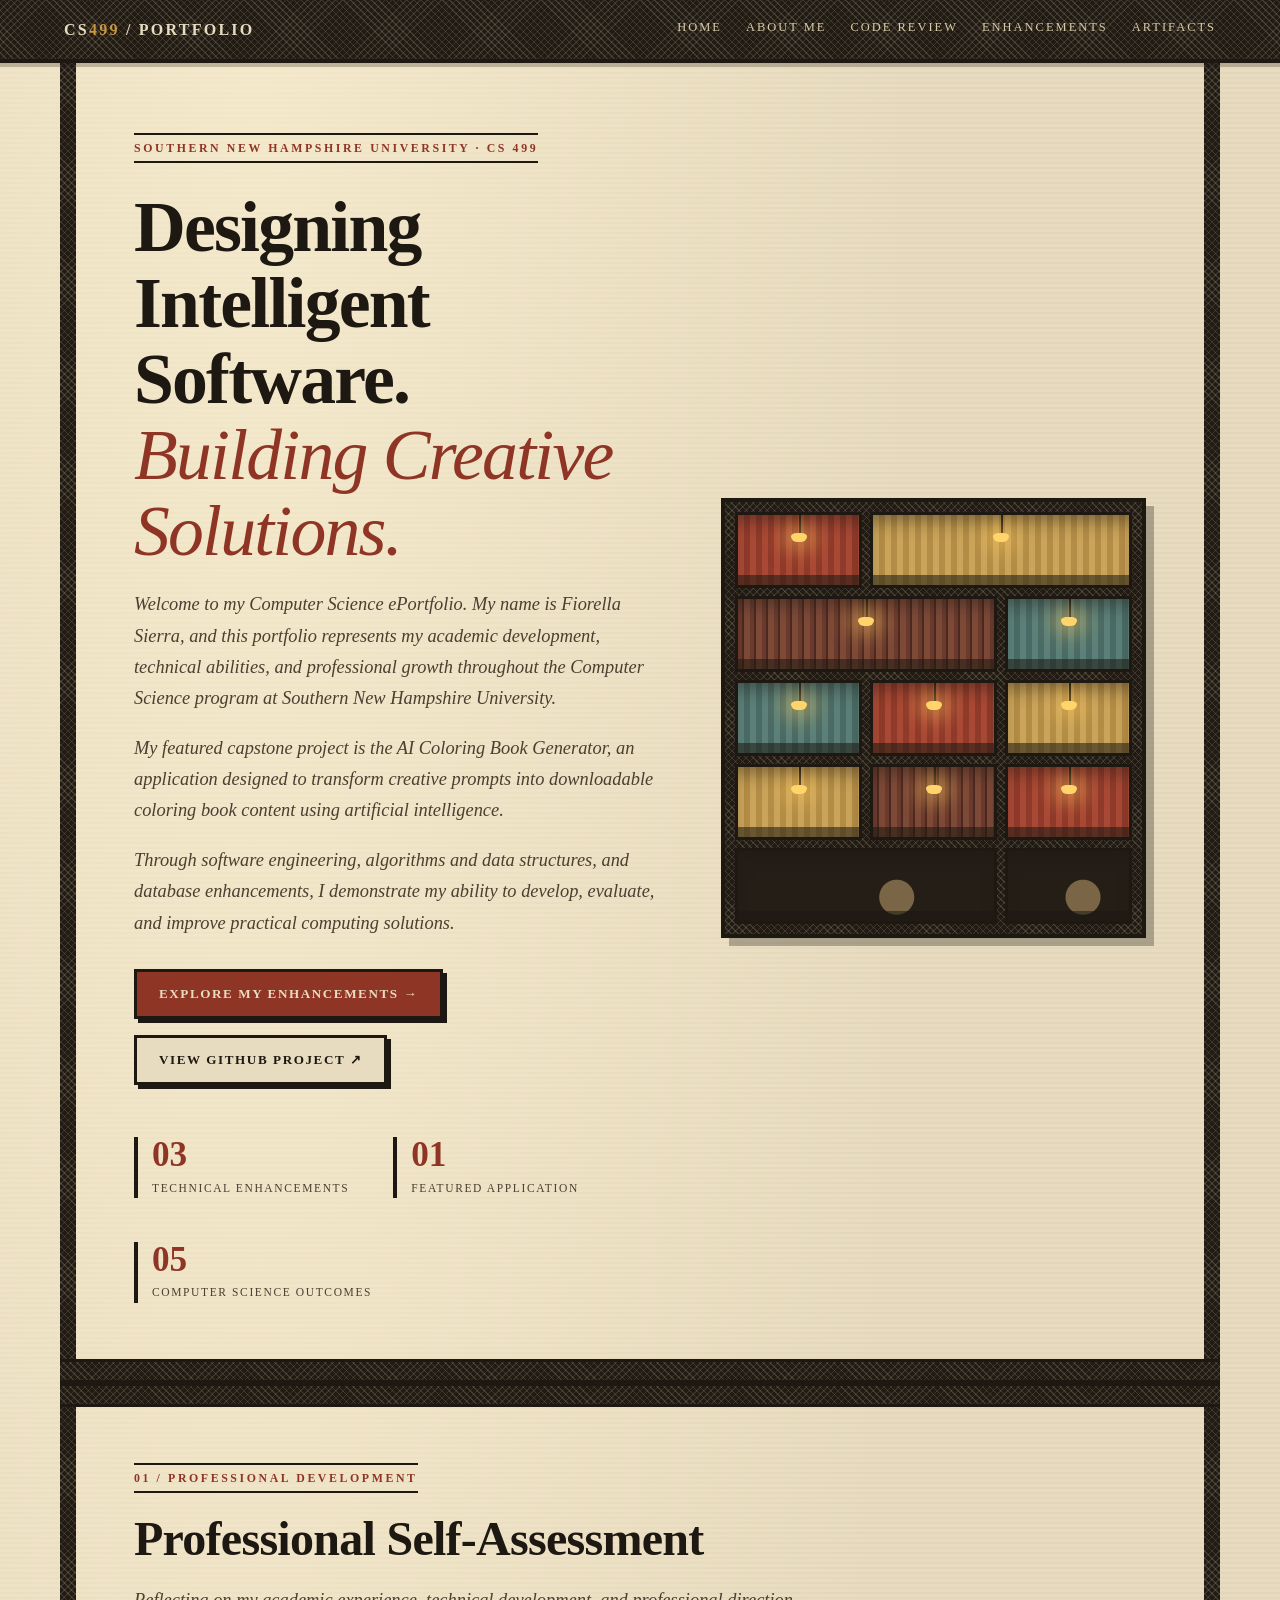
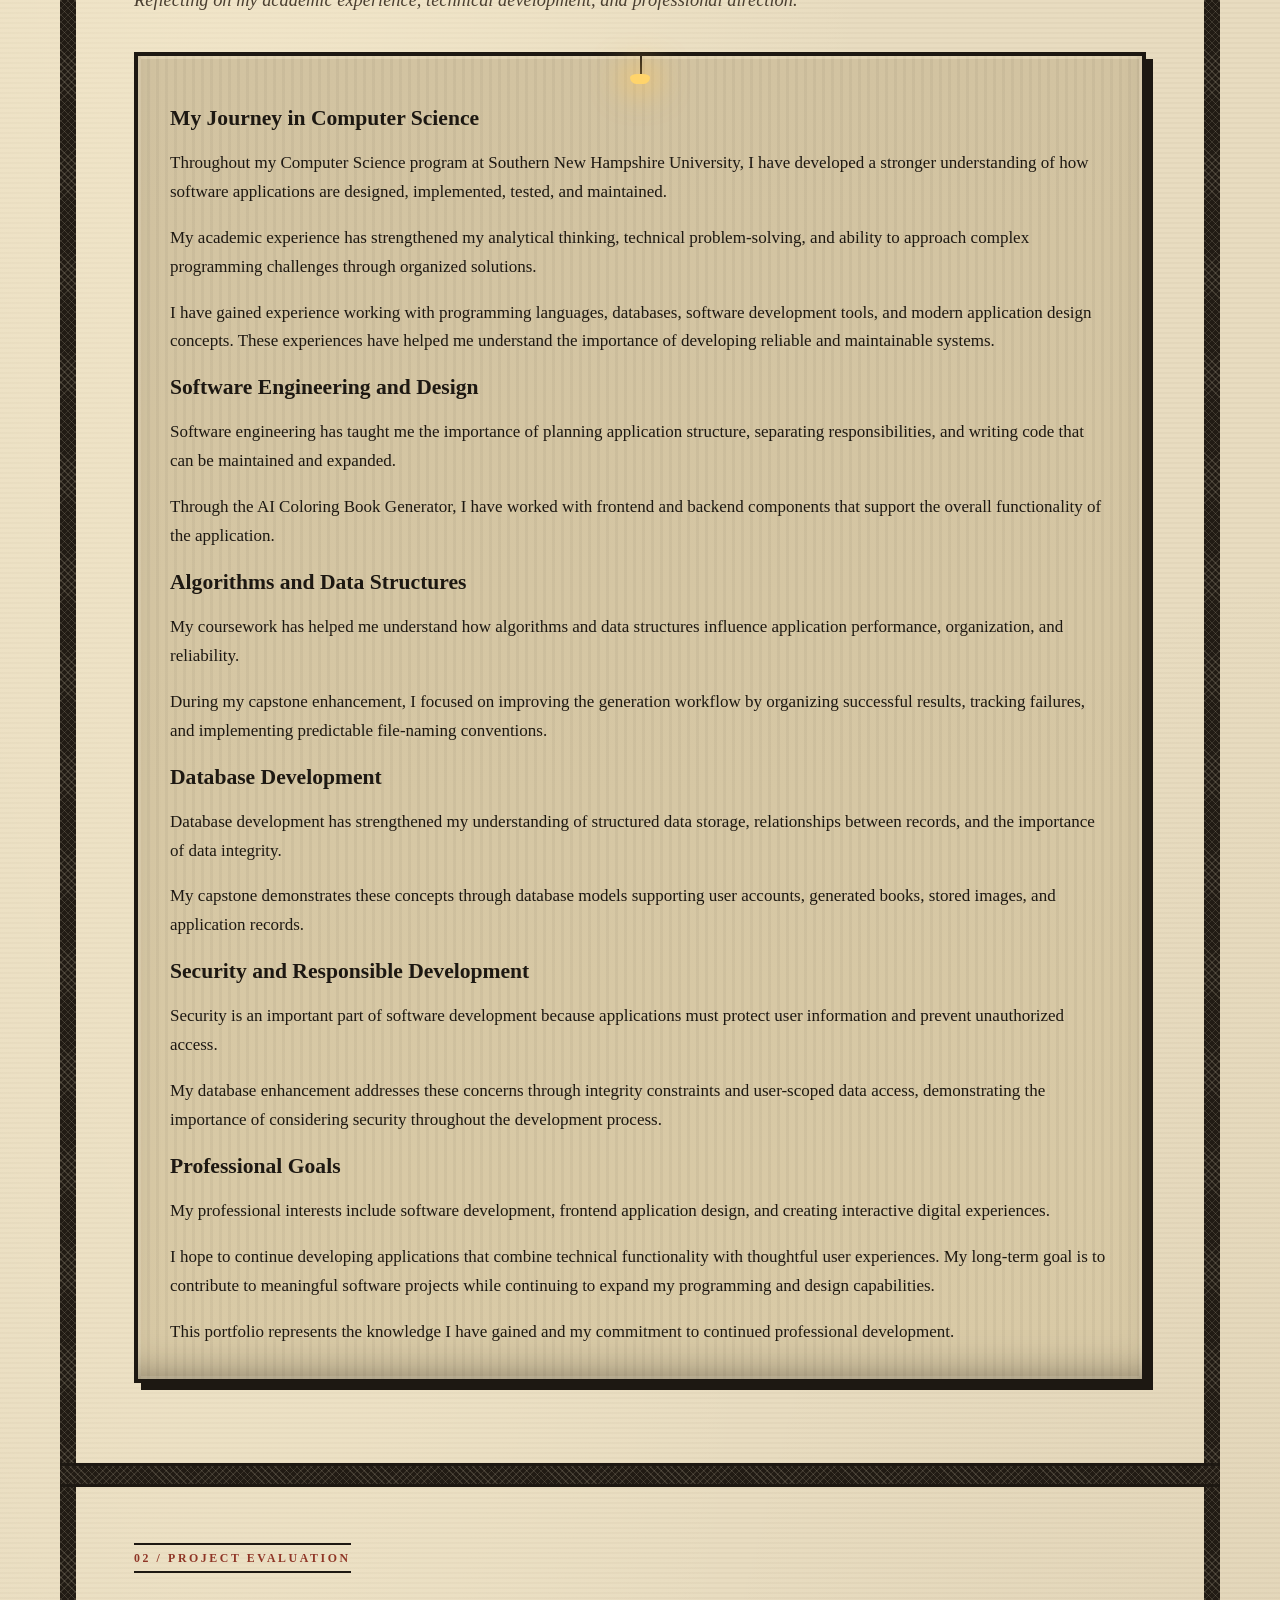
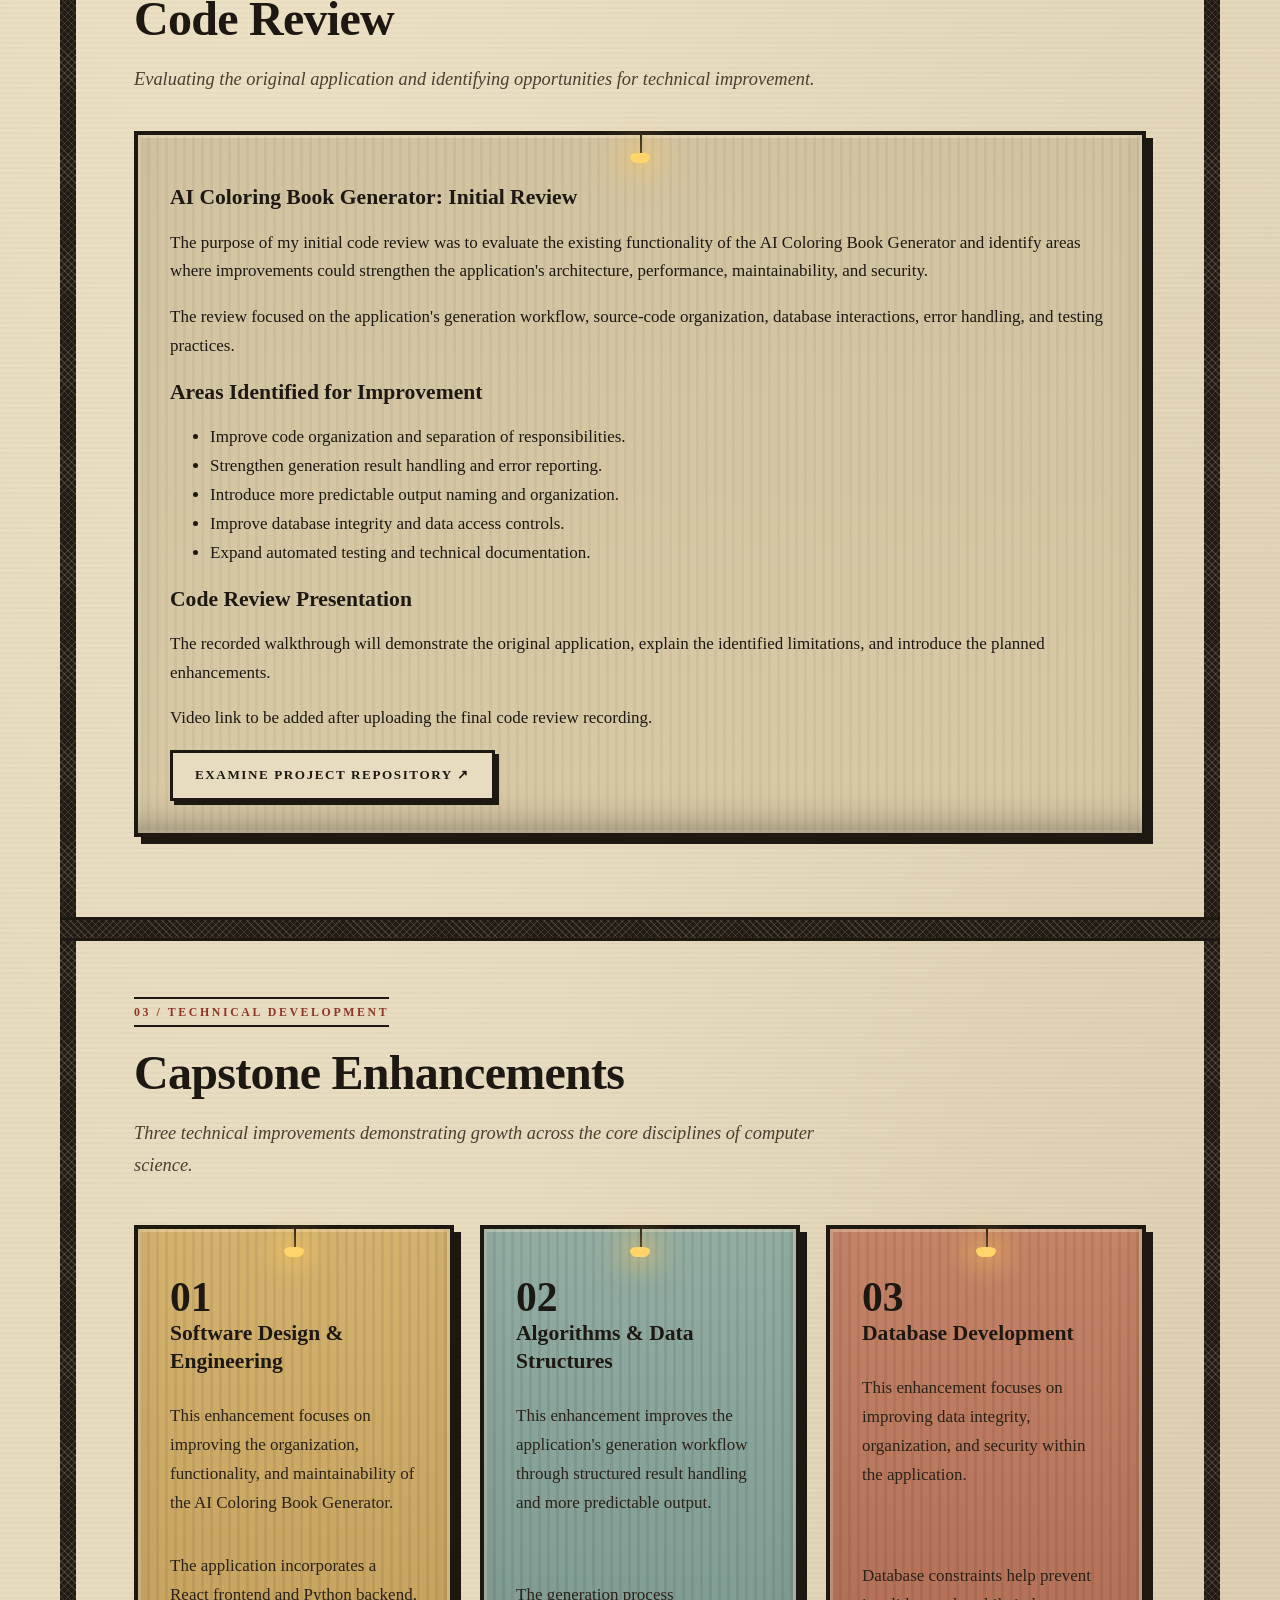
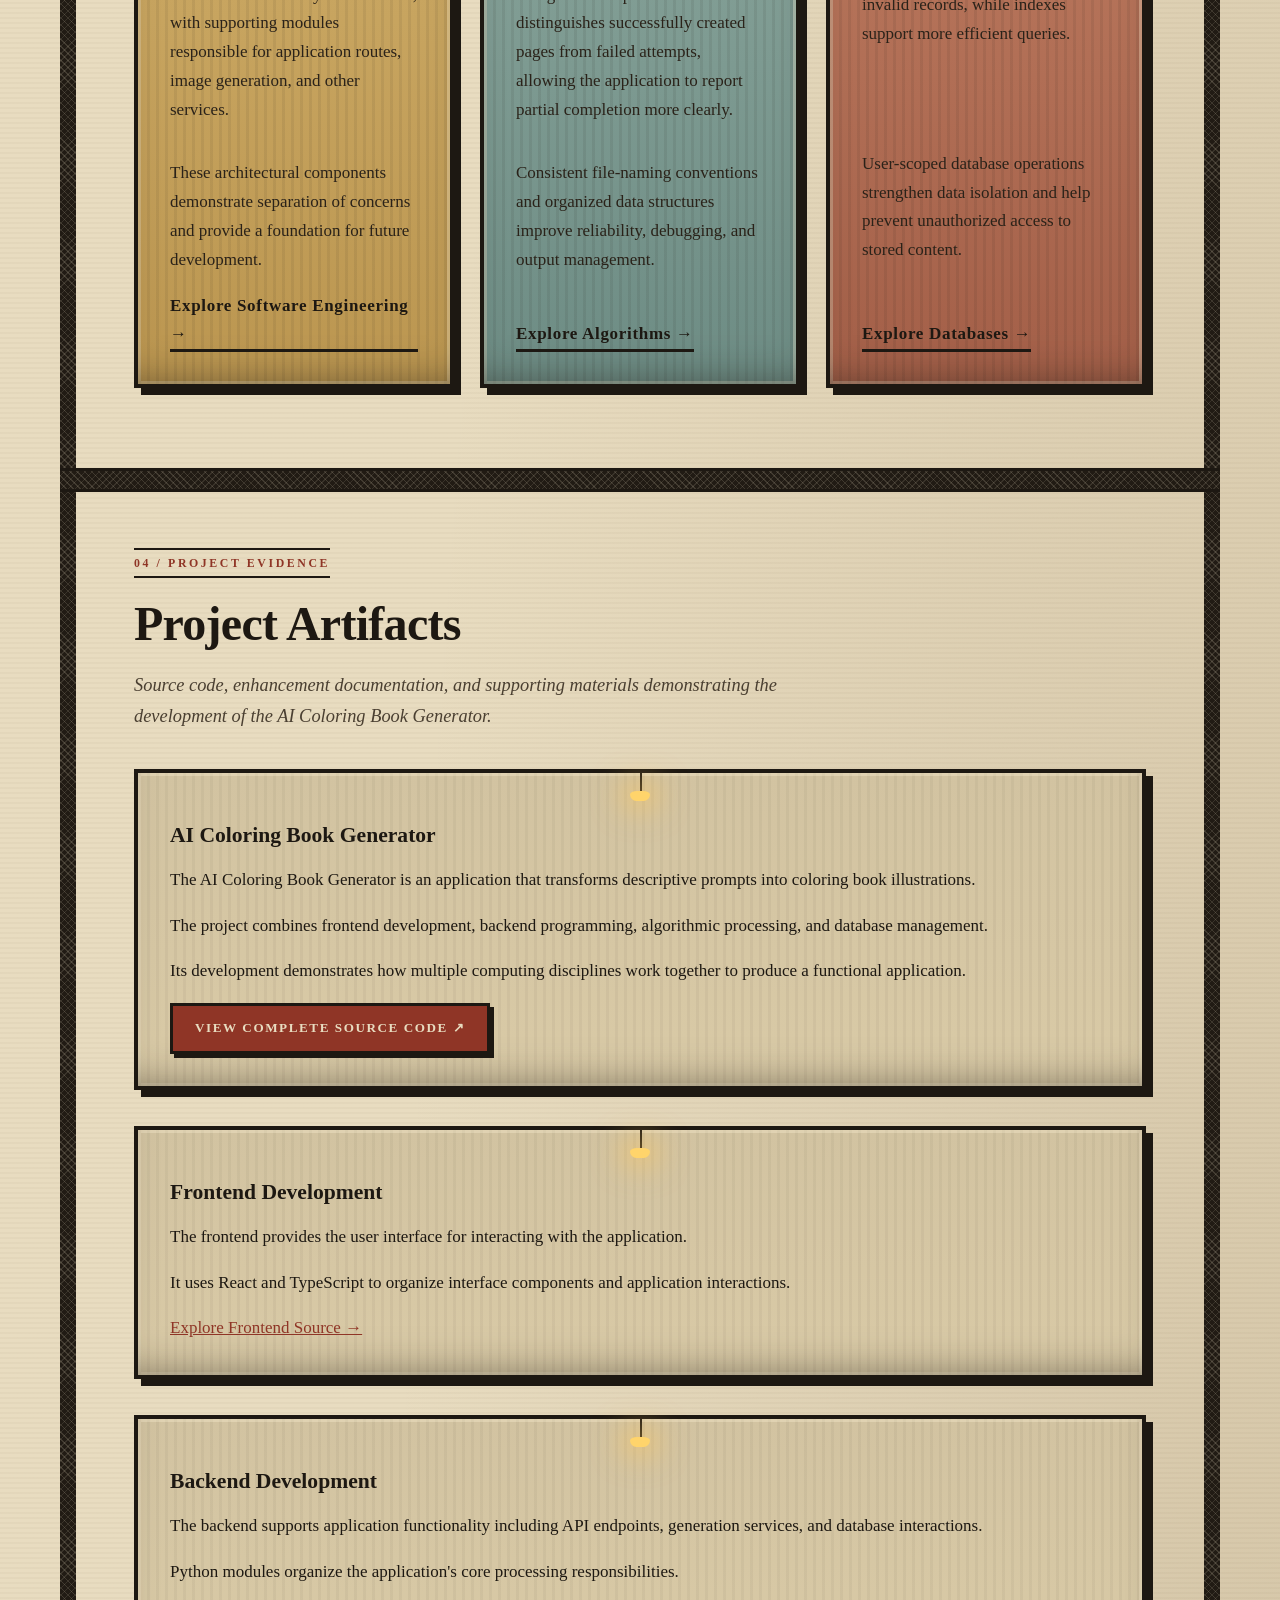
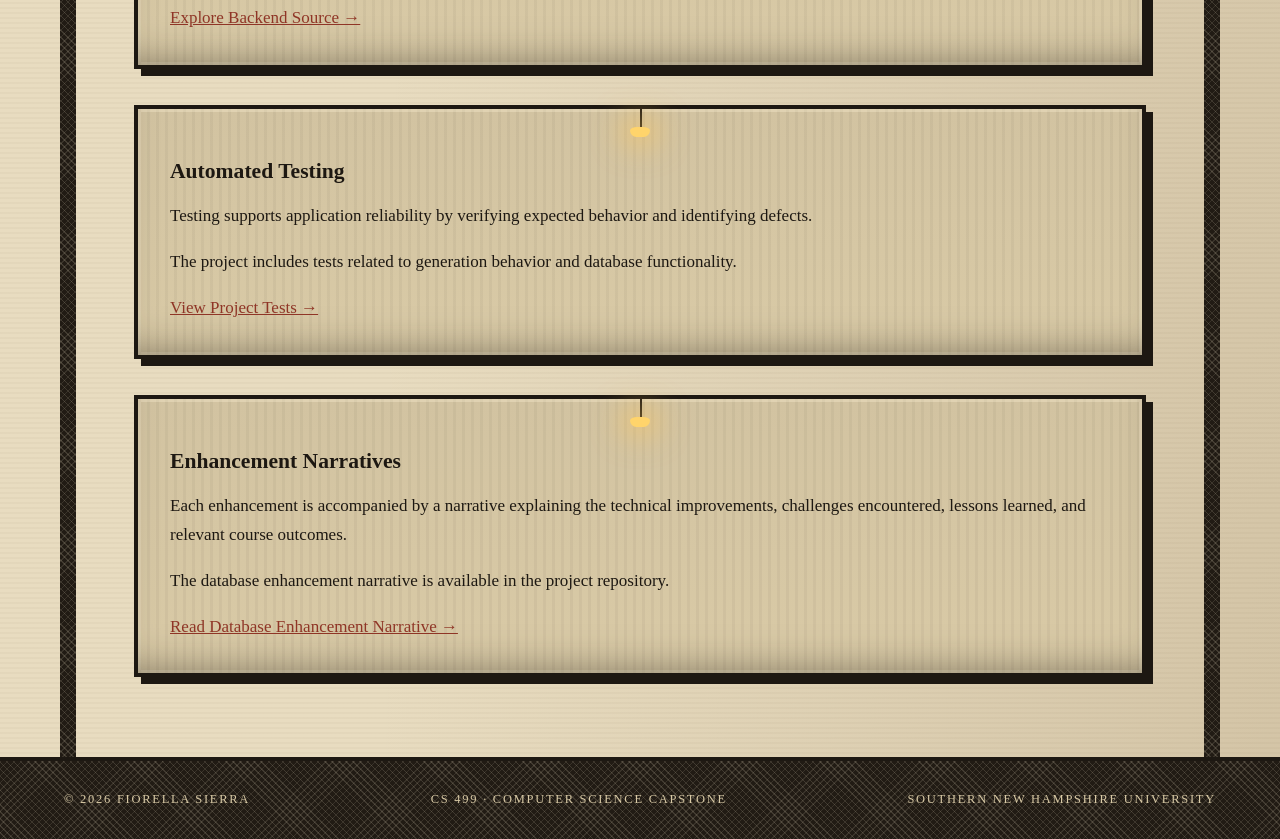
<file: index.html>
<!doctype html>
<html lang="en">
<head>
  <meta charset="utf-8">
  <meta name="viewport" content="width=device-width, initial-scale=1">

  <meta name="description"
    content="Fiorella Sierra's CS 499 Computer Science Capstone ePortfolio featuring the AI Coloring Book Generator.">

  <title>Fiorella Sierra | Computer Science ePortfolio</title>

  <link rel="stylesheet" href="style.css">
</head>

<body>

<a class="skip" href="#main">Skip to content</a>

<!-- NAVIGATION -->
<header class="site-header">

  <a class="brand" href="#home">
    CS<span>499</span> / PORTFOLIO
  </a>

  <button class="menu-toggle"
    type="button"
    aria-expanded="false"
    aria-controls="nav">
    Menu ☰
  </button>

  <nav id="nav" aria-label="Main navigation">
    <a href="#home">Home</a>
    <a href="#assessment">About Me</a>
    <a href="#review">Code Review</a>
    <a href="#enhancements">Enhancements</a>
    <a href="#artifacts">Artifacts</a>
  </nav>

</header>

<main id="main">

  <!-- HOME -->
  <section id="home" class="hero">

    <div class="hero-text">

      <div class="eyebrow">
        SOUTHERN NEW HAMPSHIRE UNIVERSITY · CS 499
      </div>

      <h1>
        Designing Intelligent Software.<br>
        <em>Building Creative Solutions.</em>
      </h1>

      <p>
        Welcome to my Computer Science ePortfolio.
        My name is Fiorella Sierra, and this portfolio
        represents my academic development, technical
        abilities, and professional growth throughout
        the Computer Science program at Southern
        New Hampshire University.
      </p>

      <p>
        My featured capstone project is the AI Coloring
        Book Generator, an application designed to
        transform creative prompts into downloadable
        coloring book content using artificial
        intelligence.
      </p>

      <p>
        Through software engineering, algorithms and
        data structures, and database enhancements,
        I demonstrate my ability to develop,
        evaluate, and improve practical computing
        solutions.
      </p>

      <div class="actions">

        <a class="button primary" href="#enhancements">
          Explore My Enhancements →
        </a>

        <a class="button secondary"
          href="https://github.com/SieBeFi/AI-COLORING-BOOK-2"
          target="_blank"
          rel="noopener noreferrer">
          View GitHub Project ↗
        </a>

      </div>

      <div class="metrics">

        <div>
          <strong>03</strong>
          <span>Technical Enhancements</span>
        </div>

        <div>
          <strong>01</strong>
          <span>Featured Application</span>
        </div>

        <div>
          <strong>05</strong>
          <span>Computer Science Outcomes</span>
        </div>

      </div>

    </div>

    <!-- ANIMATED BACKGROUND -->
    <div class="facade" aria-hidden="true">
      <span class="room a"></span>
      <span class="room b wide"></span>
      <span class="room d wide"></span>
      <span class="room c"></span>
      <span class="room c"></span>
      <span class="room a"></span>
      <span class="room b"></span>
      <span class="room b"></span>
      <span class="room d"></span>
      <span class="room a"></span>
      <span class="room e wide"></span>
      <span class="room e"></span>
    </div>

  </section>


  <!-- PROFESSIONAL SELF-ASSESSMENT -->
  <section id="assessment" class="section">

    <div class="eyebrow">
      01 / PROFESSIONAL DEVELOPMENT
    </div>

    <h2>Professional Self-Assessment</h2>

    <p class="lead">
      Reflecting on my academic experience, technical
      development, and professional direction.
    </p>

    <div class="panel">

      <h3>My Journey in Computer Science</h3>

      <p>
        Throughout my Computer Science program at
        Southern New Hampshire University, I have
        developed a stronger understanding of how
        software applications are designed,
        implemented, tested, and maintained.
      </p>

      <p>
        My academic experience has strengthened my
        analytical thinking, technical problem-solving,
        and ability to approach complex programming
        challenges through organized solutions.
      </p>

      <p>
        I have gained experience working with
        programming languages, databases, software
        development tools, and modern application
        design concepts. These experiences have
        helped me understand the importance of
        developing reliable and maintainable systems.
      </p>

      <h3>Software Engineering and Design</h3>

      <p>
        Software engineering has taught me the
        importance of planning application structure,
        separating responsibilities, and writing code
        that can be maintained and expanded.
      </p>

      <p>
        Through the AI Coloring Book Generator,
        I have worked with frontend and backend
        components that support the overall
        functionality of the application.
      </p>

      <h3>Algorithms and Data Structures</h3>

      <p>
        My coursework has helped me understand how
        algorithms and data structures influence
        application performance, organization,
        and reliability.
      </p>

      <p>
        During my capstone enhancement, I focused
        on improving the generation workflow by
        organizing successful results, tracking
        failures, and implementing predictable
        file-naming conventions.
      </p>

      <h3>Database Development</h3>

      <p>
        Database development has strengthened my
        understanding of structured data storage,
        relationships between records, and
        the importance of data integrity.
      </p>

      <p>
        My capstone demonstrates these concepts
        through database models supporting user
        accounts, generated books, stored images,
        and application records.
      </p>

      <h3>Security and Responsible Development</h3>

      <p>
        Security is an important part of software
        development because applications must
        protect user information and prevent
        unauthorized access.
      </p>

      <p>
        My database enhancement addresses these
        concerns through integrity constraints
        and user-scoped data access, demonstrating
        the importance of considering security
        throughout the development process.
      </p>

      <h3>Professional Goals</h3>

      <p>
        My professional interests include software
        development, frontend application design,
        and creating interactive digital experiences.
      </p>

      <p>
        I hope to continue developing applications
        that combine technical functionality with
        thoughtful user experiences. My long-term
        goal is to contribute to meaningful software
        projects while continuing to expand my
        programming and design capabilities.
      </p>

      <p>
        This portfolio represents the knowledge
        I have gained and my commitment to
        continued professional development.
      </p>

    </div>

  </section>


  <!-- CODE REVIEW -->
  <section id="review" class="section">

    <div class="eyebrow">
      02 / PROJECT EVALUATION
    </div>

    <h2>Code Review</h2>

    <p class="lead">
      Evaluating the original application and
      identifying opportunities for technical
      improvement.
    </p>

    <div class="panel">

      <h3>AI Coloring Book Generator: Initial Review</h3>

      <p>
        The purpose of my initial code review was
        to evaluate the existing functionality of
        the AI Coloring Book Generator and identify
        areas where improvements could strengthen
        the application's architecture, performance,
        maintainability, and security.
      </p>

      <p>
        The review focused on the application's
        generation workflow, source-code
        organization, database interactions,
        error handling, and testing practices.
      </p>

      <h3>Areas Identified for Improvement</h3>

      <ul>
        <li>
          Improve code organization and
          separation of responsibilities.
        </li>

        <li>
          Strengthen generation result handling
          and error reporting.
        </li>

        <li>
          Introduce more predictable output
          naming and organization.
        </li>

        <li>
          Improve database integrity
          and data access controls.
        </li>

        <li>
          Expand automated testing
          and technical documentation.
        </li>
      </ul>

      <h3>Code Review Presentation</h3>

      <p>
        The recorded walkthrough will demonstrate
        the original application, explain the
        identified limitations, and introduce
        the planned enhancements.
      </p>

      <p>
        Video link to be added after uploading
        the final code review recording.
      </p>

      <a class="button secondary"
        href="https://github.com/SieBeFi/AI-COLORING-BOOK-2"
        target="_blank"
        rel="noopener noreferrer">
        Examine Project Repository ↗
      </a>

    </div>

  </section>


  <!-- ENHANCEMENTS -->
  <section id="enhancements" class="section">

    <div class="eyebrow">
      03 / TECHNICAL DEVELOPMENT
    </div>

    <h2>Capstone Enhancements</h2>

    <p class="lead">
      Three technical improvements demonstrating
      growth across the core disciplines of
      computer science.
    </p>

    <div class="cards">

      <!-- ENHANCEMENT 1 -->
      <article class="card">

        <span class="number">01</span>

        <h3>Software Design &amp; Engineering</h3>

        <p>
          This enhancement focuses on improving
          the organization, functionality, and
          maintainability of the AI Coloring
          Book Generator.
        </p>

        <p>
          The application incorporates a React
          frontend and Python backend, with
          supporting modules responsible for
          application routes, image generation,
          and other services.
        </p>

        <p>
          These architectural components
          demonstrate separation of concerns
          and provide a foundation for
          future development.
        </p>

        <a href="enhancement-1.html">
          Explore Software Engineering →
        </a>

      </article>


      <!-- ENHANCEMENT 2 -->
      <article class="card">

        <span class="number">02</span>

        <h3>Algorithms &amp; Data Structures</h3>

        <p>
          This enhancement improves the
          application's generation workflow
          through structured result handling
          and more predictable output.
        </p>

        <p>
          The generation process distinguishes
          successfully created pages from
          failed attempts, allowing the
          application to report partial
          completion more clearly.
        </p>

        <p>
          Consistent file-naming conventions
          and organized data structures
          improve reliability, debugging,
          and output management.
        </p>

        <a href="enhancement-2.html">
          Explore Algorithms →
        </a>

      </article>


      <!-- ENHANCEMENT 3 -->
      <article class="card">

        <span class="number">03</span>

        <h3>Database Development</h3>

        <p>
          This enhancement focuses on
          improving data integrity,
          organization, and security
          within the application.
        </p>

        <p>
          Database constraints help prevent
          invalid records, while indexes
          support more efficient queries.
        </p>

        <p>
          User-scoped database operations
          strengthen data isolation and
          help prevent unauthorized
          access to stored content.
        </p>

        <a href="enhancement-3.html">
          Explore Databases →
        </a>

      </article>

    </div>

  </section>


  <!-- PROJECT ARTIFACTS -->
  <section id="artifacts" class="section">

    <div class="eyebrow">
      04 / PROJECT EVIDENCE
    </div>

    <h2>Project Artifacts</h2>

    <p class="lead">
      Source code, enhancement documentation,
      and supporting materials demonstrating
      the development of the AI Coloring
      Book Generator.
    </p>

    <div class="panel">

      <h3>AI Coloring Book Generator</h3>

      <p>
        The AI Coloring Book Generator is
        an application that transforms
        descriptive prompts into
        coloring book illustrations.
      </p>

      <p>
        The project combines frontend
        development, backend programming,
        algorithmic processing, and
        database management.
      </p>

      <p>
        Its development demonstrates how
        multiple computing disciplines
        work together to produce a
        functional application.
      </p>

      <a class="button primary"
        href="https://github.com/SieBeFi/AI-COLORING-BOOK-2"
        target="_blank"
        rel="noopener noreferrer">
        View Complete Source Code ↗
      </a>

    </div>


    <div class="panel">

      <h3>Frontend Development</h3>

      <p>
        The frontend provides the
        user interface for interacting
        with the application.
      </p>

      <p>
        It uses React and TypeScript
        to organize interface components
        and application interactions.
      </p>

      <a href="https://github.com/SieBeFi/AI-COLORING-BOOK-2/tree/main/AI-Coloring-Book-Generator-main/frontend"
        target="_blank"
        rel="noopener noreferrer">
        Explore Frontend Source →
      </a>

    </div>


    <div class="panel">

      <h3>Backend Development</h3>

      <p>
        The backend supports application
        functionality including API
        endpoints, generation services,
        and database interactions.
      </p>

      <p>
        Python modules organize
        the application's core
        processing responsibilities.
      </p>

      <a href="https://github.com/SieBeFi/AI-COLORING-BOOK-2/tree/main/AI-Coloring-Book-Generator-main/backend"
        target="_blank"
        rel="noopener noreferrer">
        Explore Backend Source →
      </a>

    </div>


    <div class="panel">

      <h3>Automated Testing</h3>

      <p>
        Testing supports application
        reliability by verifying
        expected behavior and
        identifying defects.
      </p>

      <p>
        The project includes tests
        related to generation behavior
        and database functionality.
      </p>

      <a href="https://github.com/SieBeFi/AI-COLORING-BOOK-2/tree/main/AI-Coloring-Book-Generator-main/tests"
        target="_blank"
        rel="noopener noreferrer">
        View Project Tests →
      </a>

    </div>


    <div class="panel">

      <h3>Enhancement Narratives</h3>

      <p>
        Each enhancement is accompanied
        by a narrative explaining
        the technical improvements,
        challenges encountered,
        lessons learned, and
        relevant course outcomes.
      </p>

      <p>
        The database enhancement
        narrative is available
        in the project repository.
      </p>

      <a href="https://github.com/SieBeFi/AI-COLORING-BOOK-2/blob/main/AI-Coloring-Book-Generator-main/MILESTONE_FOUR_DATABASE_NARRATIVE.md"
        target="_blank"
        rel="noopener noreferrer">
        Read Database Enhancement Narrative →
      </a>

    </div>

  </section>

</main>


<!-- FOOTER -->
<footer>

  <span>
    © 2026 Fiorella Sierra
  </span>

  <span>
    CS 499 · Computer Science Capstone
  </span>

  <span>
    Southern New Hampshire University
  </span>

</footer>

<script src="script.js"></script>

</body>
</html>
</file>
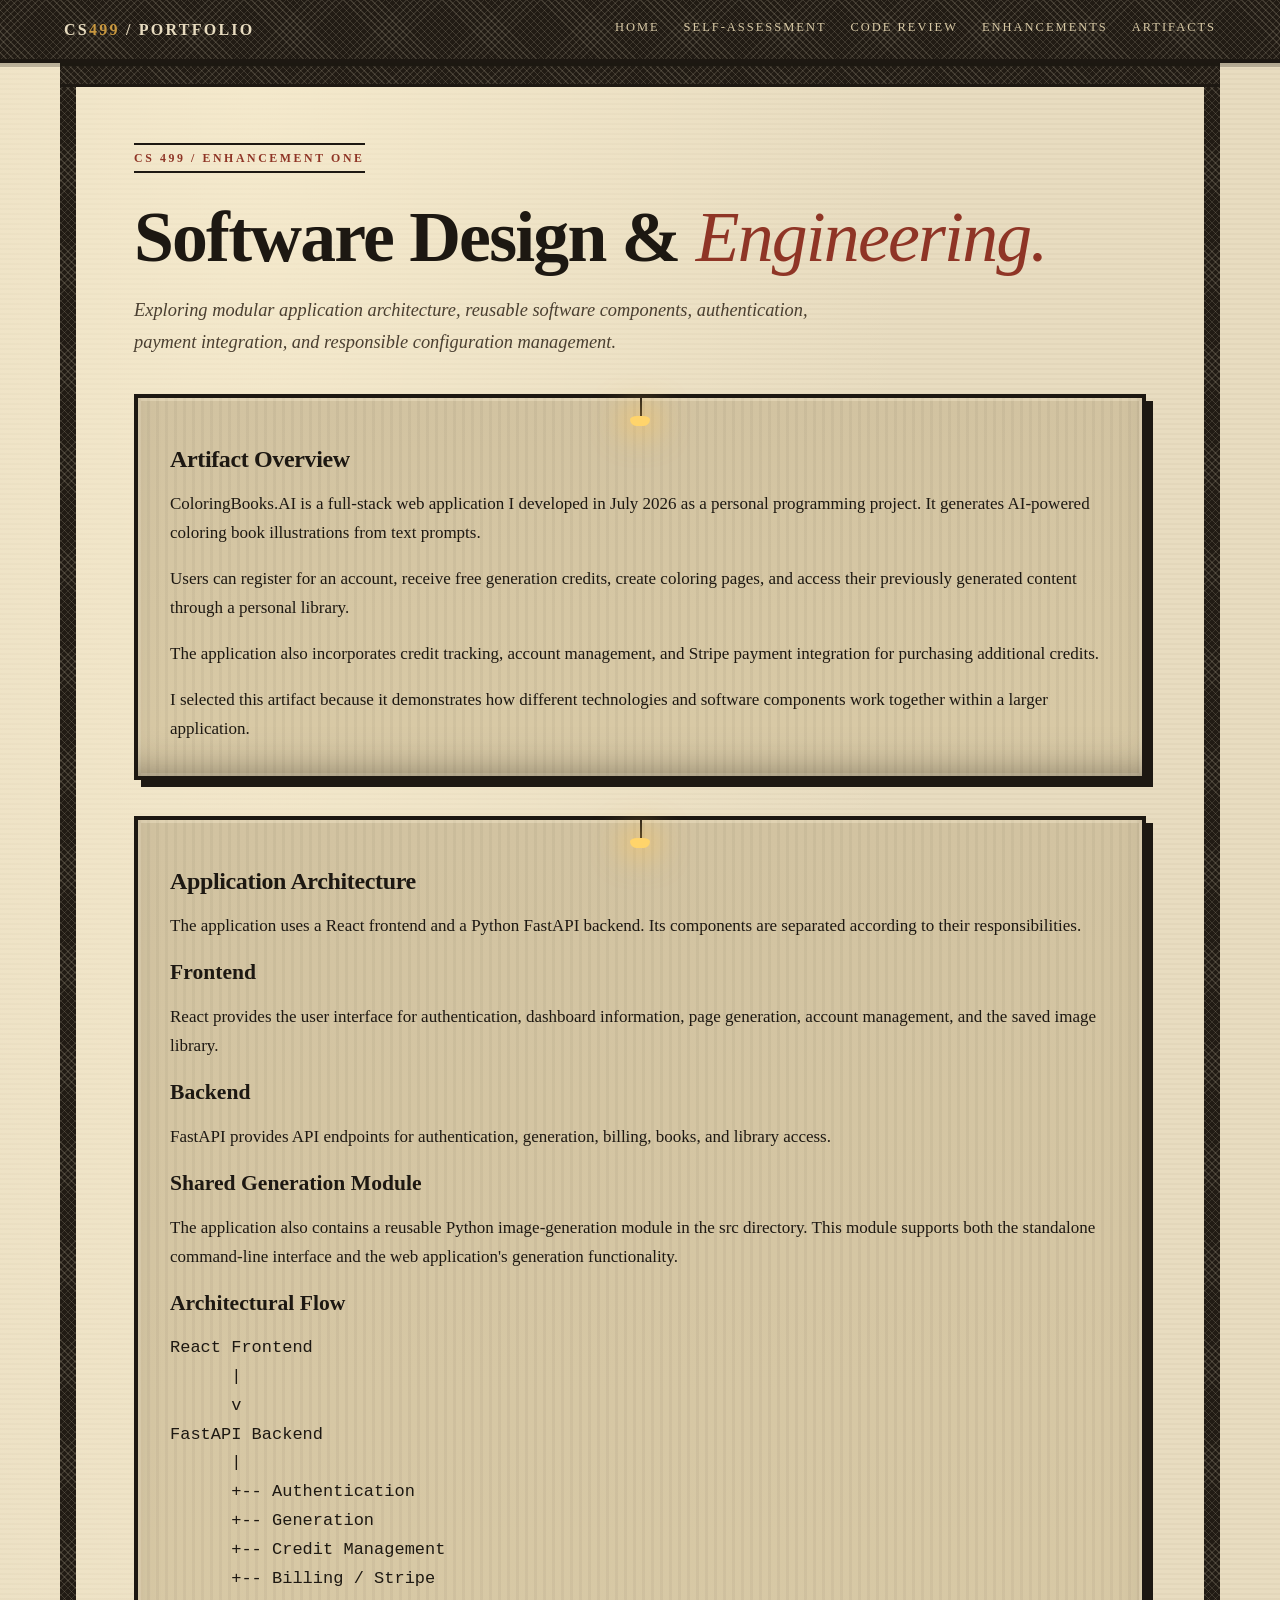
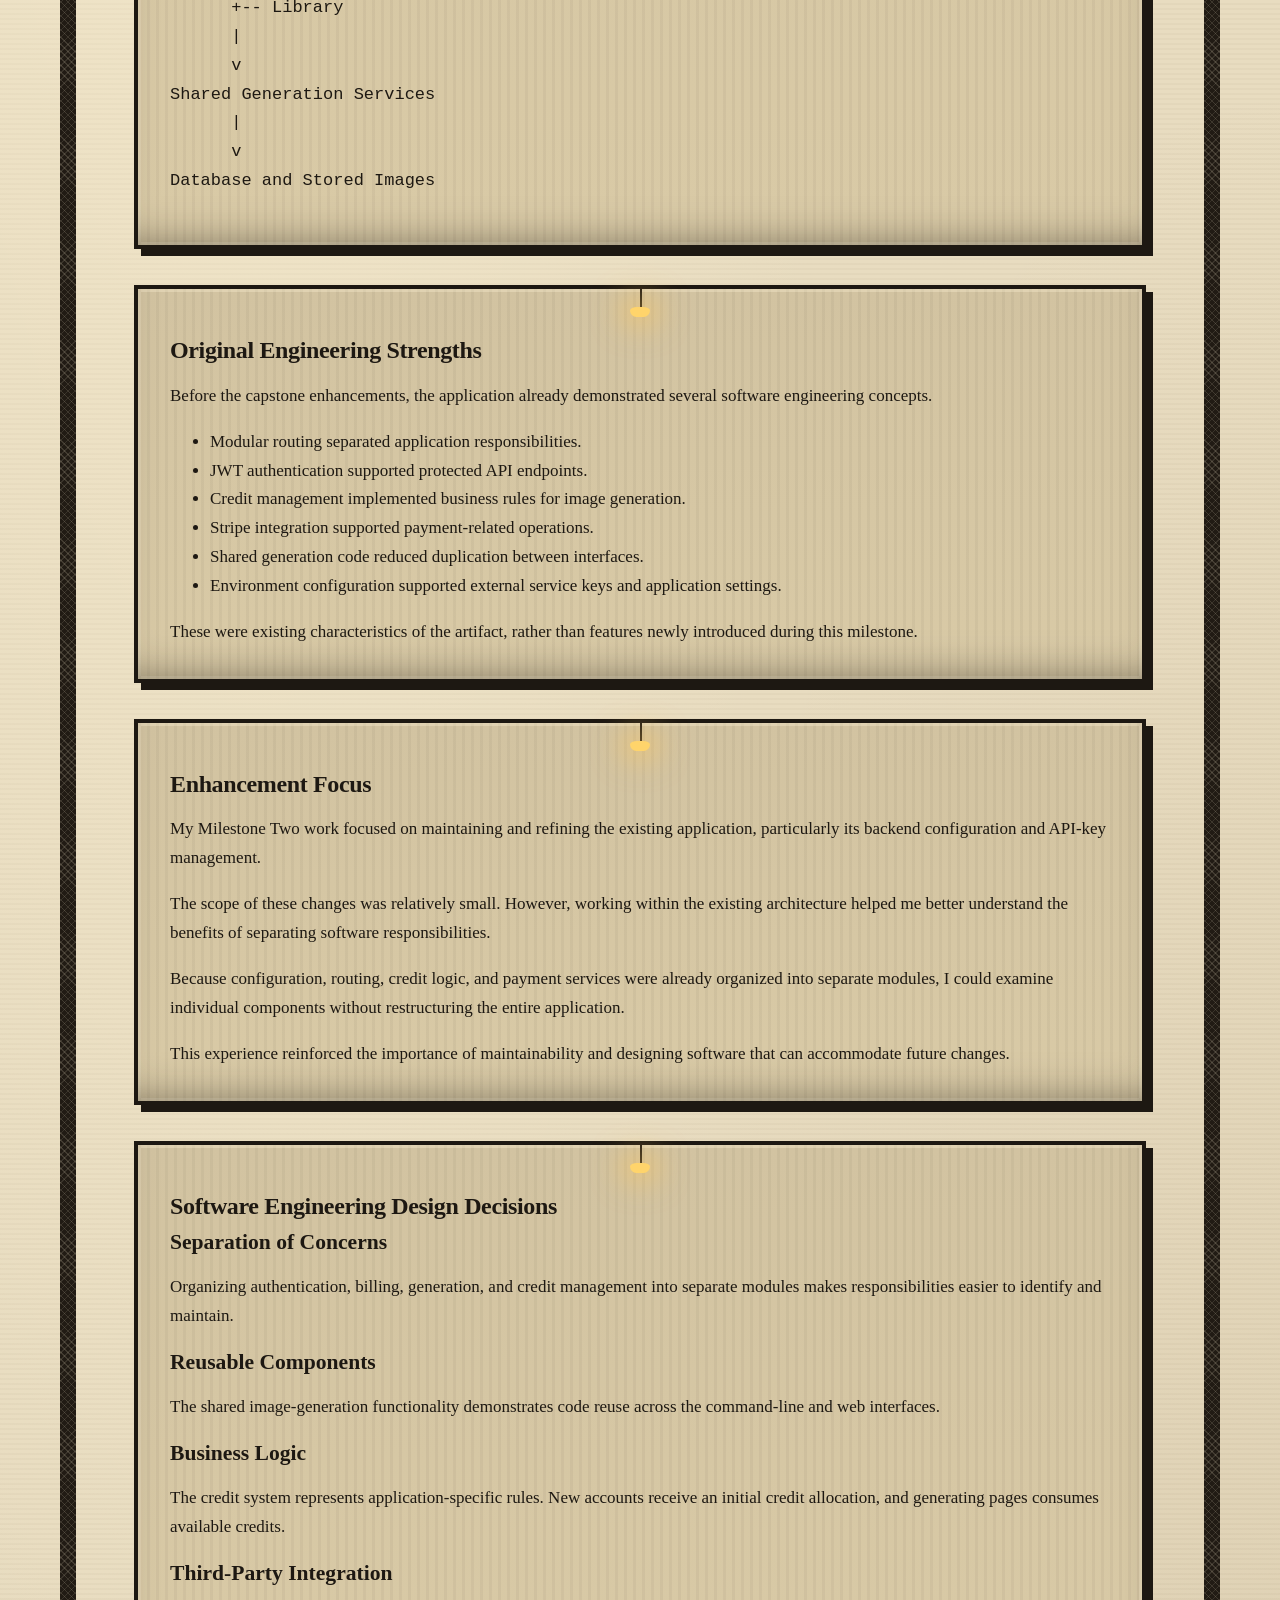
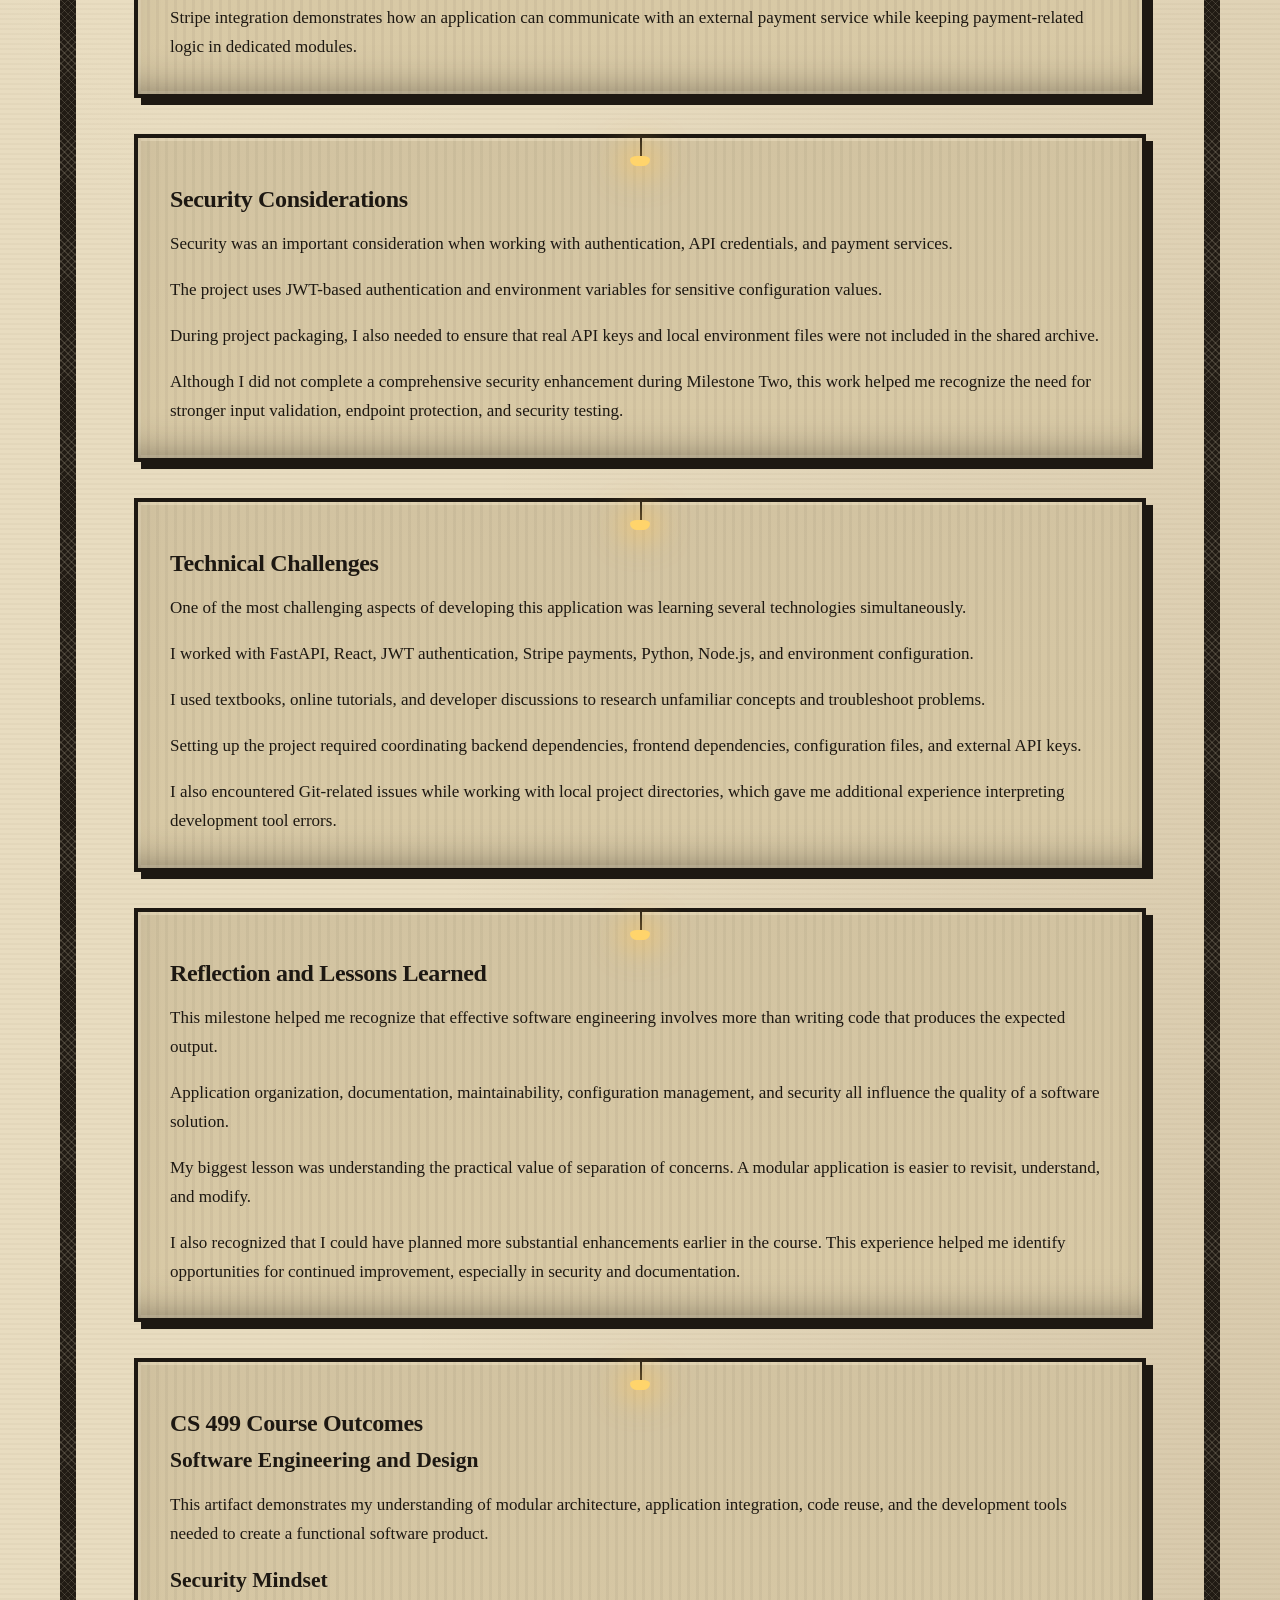
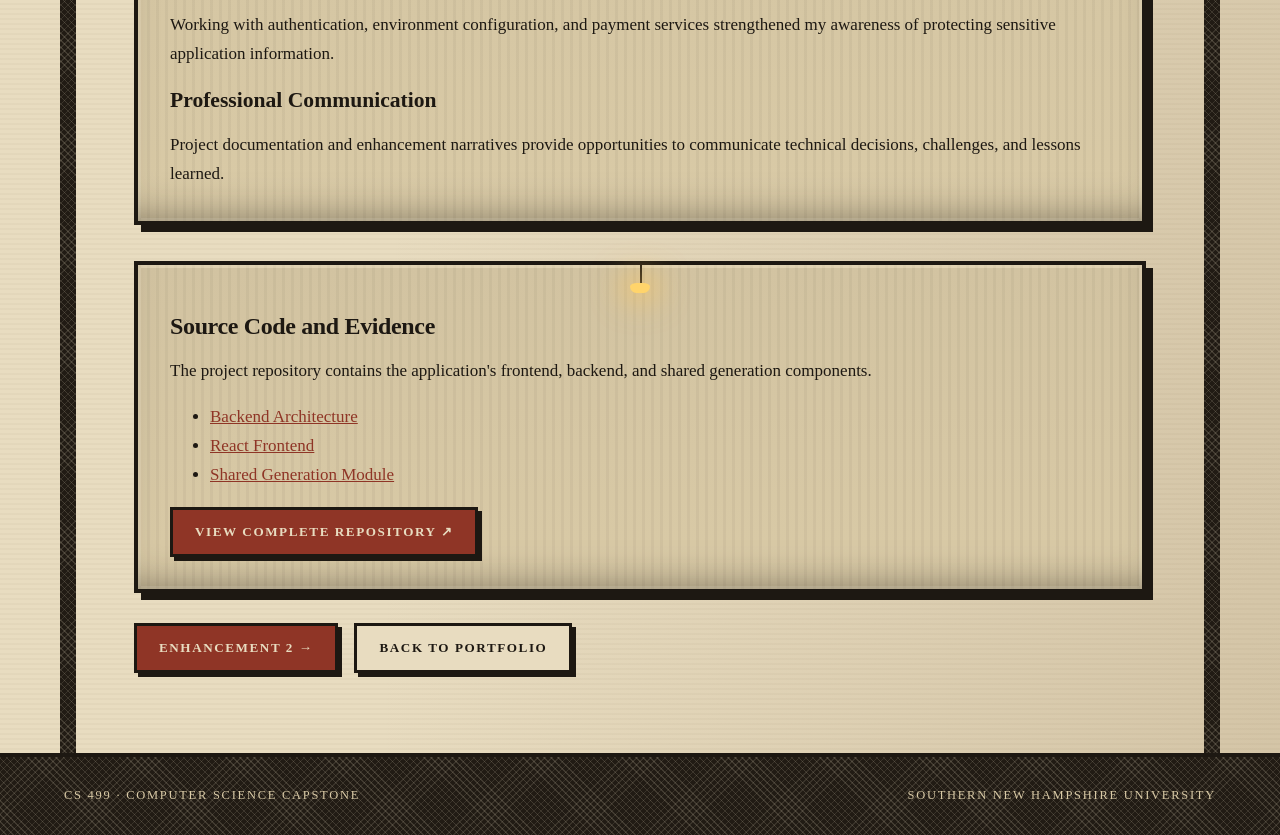
<file: enhancement-1.html>
<!doctype html>
<html lang="en">
<head>
  <meta charset="utf-8">
  <meta name="viewport"
        content="width=device-width, initial-scale=1">
  <meta name="description"
        content="CS 499 Software Design and Engineering Enhancement">
  <title>Enhancement 1 | Software Engineering</title>
  <link rel="stylesheet" href="style.css">
</head>

<body>
<a class="skip" href="#main">Skip to content</a>

<header class="site-header">
  <a class="brand" href="index.html">
    CS<span>499</span> / PORTFOLIO
  </a>
  <button class="menu-toggle" type="button"
          aria-expanded="false" aria-controls="nav">
    Menu ☰
  </button>
  <nav id="nav" aria-label="Main navigation">
    <a href="index.html">Home</a>
    <a href="index.html#assessment">Self-Assessment</a>
    <a href="index.html#review">Code Review</a>
    <a href="index.html#enhancements">Enhancements</a>
    <a href="index.html#artifacts">Artifacts</a>
  </nav>
</header>

<main id="main">
<section class="section">

  <div class="eyebrow">
    CS 499 / ENHANCEMENT ONE
  </div>

  <h1>Software Design &amp; <em>Engineering.</em></h1>

  <p class="lead">
    Exploring modular application architecture,
    reusable software components, authentication,
    payment integration, and responsible
    configuration management.
  </p>

  <div class="panel">
    <h2>Artifact Overview</h2>

    <p>
      ColoringBooks.AI is a full-stack web
      application I developed in July 2026
      as a personal programming project.
      It generates AI-powered coloring book
      illustrations from text prompts.
    </p>

    <p>
      Users can register for an account,
      receive free generation credits,
      create coloring pages, and access
      their previously generated content
      through a personal library.
    </p>

    <p>
      The application also incorporates
      credit tracking, account management,
      and Stripe payment integration for
      purchasing additional credits.
    </p>

    <p>
      I selected this artifact because it
      demonstrates how different technologies
      and software components work together
      within a larger application.
    </p>
  </div>

  <div class="panel">
    <h2>Application Architecture</h2>

    <p>
      The application uses a React frontend
      and a Python FastAPI backend.
      Its components are separated according
      to their responsibilities.
    </p>

    <h3>Frontend</h3>
    <p>
      React provides the user interface
      for authentication, dashboard
      information, page generation,
      account management, and the
      saved image library.
    </p>

    <h3>Backend</h3>
    <p>
      FastAPI provides API endpoints
      for authentication, generation,
      billing, books, and library access.
    </p>

    <h3>Shared Generation Module</h3>
    <p>
      The application also contains a
      reusable Python image-generation
      module in the src directory.
      This module supports both the
      standalone command-line interface
      and the web application's
      generation functionality.
    </p>

    <h3>Architectural Flow</h3>
    <pre><code>React Frontend
      |
      v
FastAPI Backend
      |
      +-- Authentication
      +-- Generation
      +-- Credit Management
      +-- Billing / Stripe
      +-- Library
      |
      v
Shared Generation Services
      |
      v
Database and Stored Images</code></pre>
  </div>

  <div class="panel">
    <h2>Original Engineering Strengths</h2>

    <p>
      Before the capstone enhancements,
      the application already demonstrated
      several software engineering concepts.
    </p>

    <ul>
      <li>
        Modular routing separated
        application responsibilities.
      </li>
      <li>
        JWT authentication supported
        protected API endpoints.
      </li>
      <li>
        Credit management implemented
        business rules for image generation.
      </li>
      <li>
        Stripe integration supported
        payment-related operations.
      </li>
      <li>
        Shared generation code reduced
        duplication between interfaces.
      </li>
      <li>
        Environment configuration
        supported external service keys
        and application settings.
      </li>
    </ul>

    <p>
      These were existing characteristics
      of the artifact, rather than features
      newly introduced during this milestone.
    </p>
  </div>

  <div class="panel">
    <h2>Enhancement Focus</h2>

    <p>
      My Milestone Two work focused on
      maintaining and refining the
      existing application, particularly
      its backend configuration and
      API-key management.
    </p>

    <p>
      The scope of these changes was
      relatively small. However, working
      within the existing architecture
      helped me better understand the
      benefits of separating software
      responsibilities.
    </p>

    <p>
      Because configuration, routing,
      credit logic, and payment services
      were already organized into
      separate modules, I could examine
      individual components without
      restructuring the entire application.
    </p>

    <p>
      This experience reinforced the
      importance of maintainability
      and designing software that can
      accommodate future changes.
    </p>
  </div>

  <div class="panel">
    <h2>Software Engineering Design Decisions</h2>

    <h3>Separation of Concerns</h3>
    <p>
      Organizing authentication, billing,
      generation, and credit management
      into separate modules makes
      responsibilities easier to identify
      and maintain.
    </p>

    <h3>Reusable Components</h3>
    <p>
      The shared image-generation
      functionality demonstrates
      code reuse across the command-line
      and web interfaces.
    </p>

    <h3>Business Logic</h3>
    <p>
      The credit system represents
      application-specific rules.
      New accounts receive an initial
      credit allocation, and generating
      pages consumes available credits.
    </p>

    <h3>Third-Party Integration</h3>
    <p>
      Stripe integration demonstrates
      how an application can communicate
      with an external payment service
      while keeping payment-related
      logic in dedicated modules.
    </p>
  </div>

  <div class="panel">
    <h2>Security Considerations</h2>

    <p>
      Security was an important
      consideration when working with
      authentication, API credentials,
      and payment services.
    </p>

    <p>
      The project uses JWT-based
      authentication and environment
      variables for sensitive
      configuration values.
    </p>

    <p>
      During project packaging,
      I also needed to ensure that
      real API keys and local
      environment files were not
      included in the shared archive.
    </p>

    <p>
      Although I did not complete
      a comprehensive security
      enhancement during Milestone Two,
      this work helped me recognize
      the need for stronger input
      validation, endpoint protection,
      and security testing.
    </p>
  </div>

  <div class="panel">
    <h2>Technical Challenges</h2>

    <p>
      One of the most challenging
      aspects of developing this
      application was learning
      several technologies
      simultaneously.
    </p>

    <p>
      I worked with FastAPI,
      React, JWT authentication,
      Stripe payments, Python,
      Node.js, and environment
      configuration.
    </p>

    <p>
      I used textbooks, online
      tutorials, and developer
      discussions to research
      unfamiliar concepts and
      troubleshoot problems.
    </p>

    <p>
      Setting up the project
      required coordinating
      backend dependencies,
      frontend dependencies,
      configuration files,
      and external API keys.
    </p>

    <p>
      I also encountered
      Git-related issues while
      working with local project
      directories, which gave me
      additional experience
      interpreting development
      tool errors.
    </p>
  </div>

  <div class="panel">
    <h2>Reflection and Lessons Learned</h2>

    <p>
      This milestone helped me
      recognize that effective
      software engineering
      involves more than writing
      code that produces the
      expected output.
    </p>

    <p>
      Application organization,
      documentation, maintainability,
      configuration management,
      and security all influence
      the quality of a software
      solution.
    </p>

    <p>
      My biggest lesson was
      understanding the practical
      value of separation of
      concerns. A modular
      application is easier to
      revisit, understand,
      and modify.
    </p>

    <p>
      I also recognized that
      I could have planned
      more substantial enhancements
      earlier in the course.
      This experience helped
      me identify opportunities
      for continued improvement,
      especially in security
      and documentation.
    </p>
  </div>

  <div class="panel">
    <h2>CS 499 Course Outcomes</h2>

    <h3>Software Engineering and Design</h3>
    <p>
      This artifact demonstrates
      my understanding of modular
      architecture, application
      integration, code reuse,
      and the development tools
      needed to create a
      functional software product.
    </p>

    <h3>Security Mindset</h3>
    <p>
      Working with authentication,
      environment configuration,
      and payment services
      strengthened my awareness
      of protecting sensitive
      application information.
    </p>

    <h3>Professional Communication</h3>
    <p>
      Project documentation
      and enhancement narratives
      provide opportunities to
      communicate technical
      decisions, challenges,
      and lessons learned.
    </p>
  </div>

  <div class="panel">
    <h2>Source Code and Evidence</h2>

    <p>
      The project repository contains
      the application's frontend,
      backend, and shared generation
      components.
    </p>

    <ul>
      <li>
        <a href="https://github.com/SieBeFi/AI-COLORING-BOOK-2/tree/main/AI-Coloring-Book-Generator-main/backend"
           target="_blank" rel="noopener noreferrer">
          Backend Architecture
        </a>
      </li>
      <li>
        <a href="https://github.com/SieBeFi/AI-COLORING-BOOK-2/tree/main/AI-Coloring-Book-Generator-main/frontend"
           target="_blank" rel="noopener noreferrer">
          React Frontend
        </a>
      </li>
      <li>
        <a href="https://github.com/SieBeFi/AI-COLORING-BOOK-2/tree/main/AI-Coloring-Book-Generator-main/src"
           target="_blank" rel="noopener noreferrer">
          Shared Generation Module
        </a>
      </li>
    </ul>

   

    <a class="button primary"
       href="https://github.com/SieBeFi/AI-COLORING-BOOK-2"
       target="_blank" rel="noopener noreferrer">
      View Complete Repository ↗
    </a>
  </div>

  <div class="actions">
    <a class="button primary"
       href="enhancement-2.html">
      Enhancement 2 →
    </a>
    <a class="button secondary"
       href="index.html#enhancements">
      Back to Portfolio
    </a>
  </div>

</section>
</main>

<footer>
  <span>CS 499 · Computer Science Capstone</span>
  <span>Southern New Hampshire University</span>
</footer>

<script src="script.js"></script>
</body>
</html>
</file>
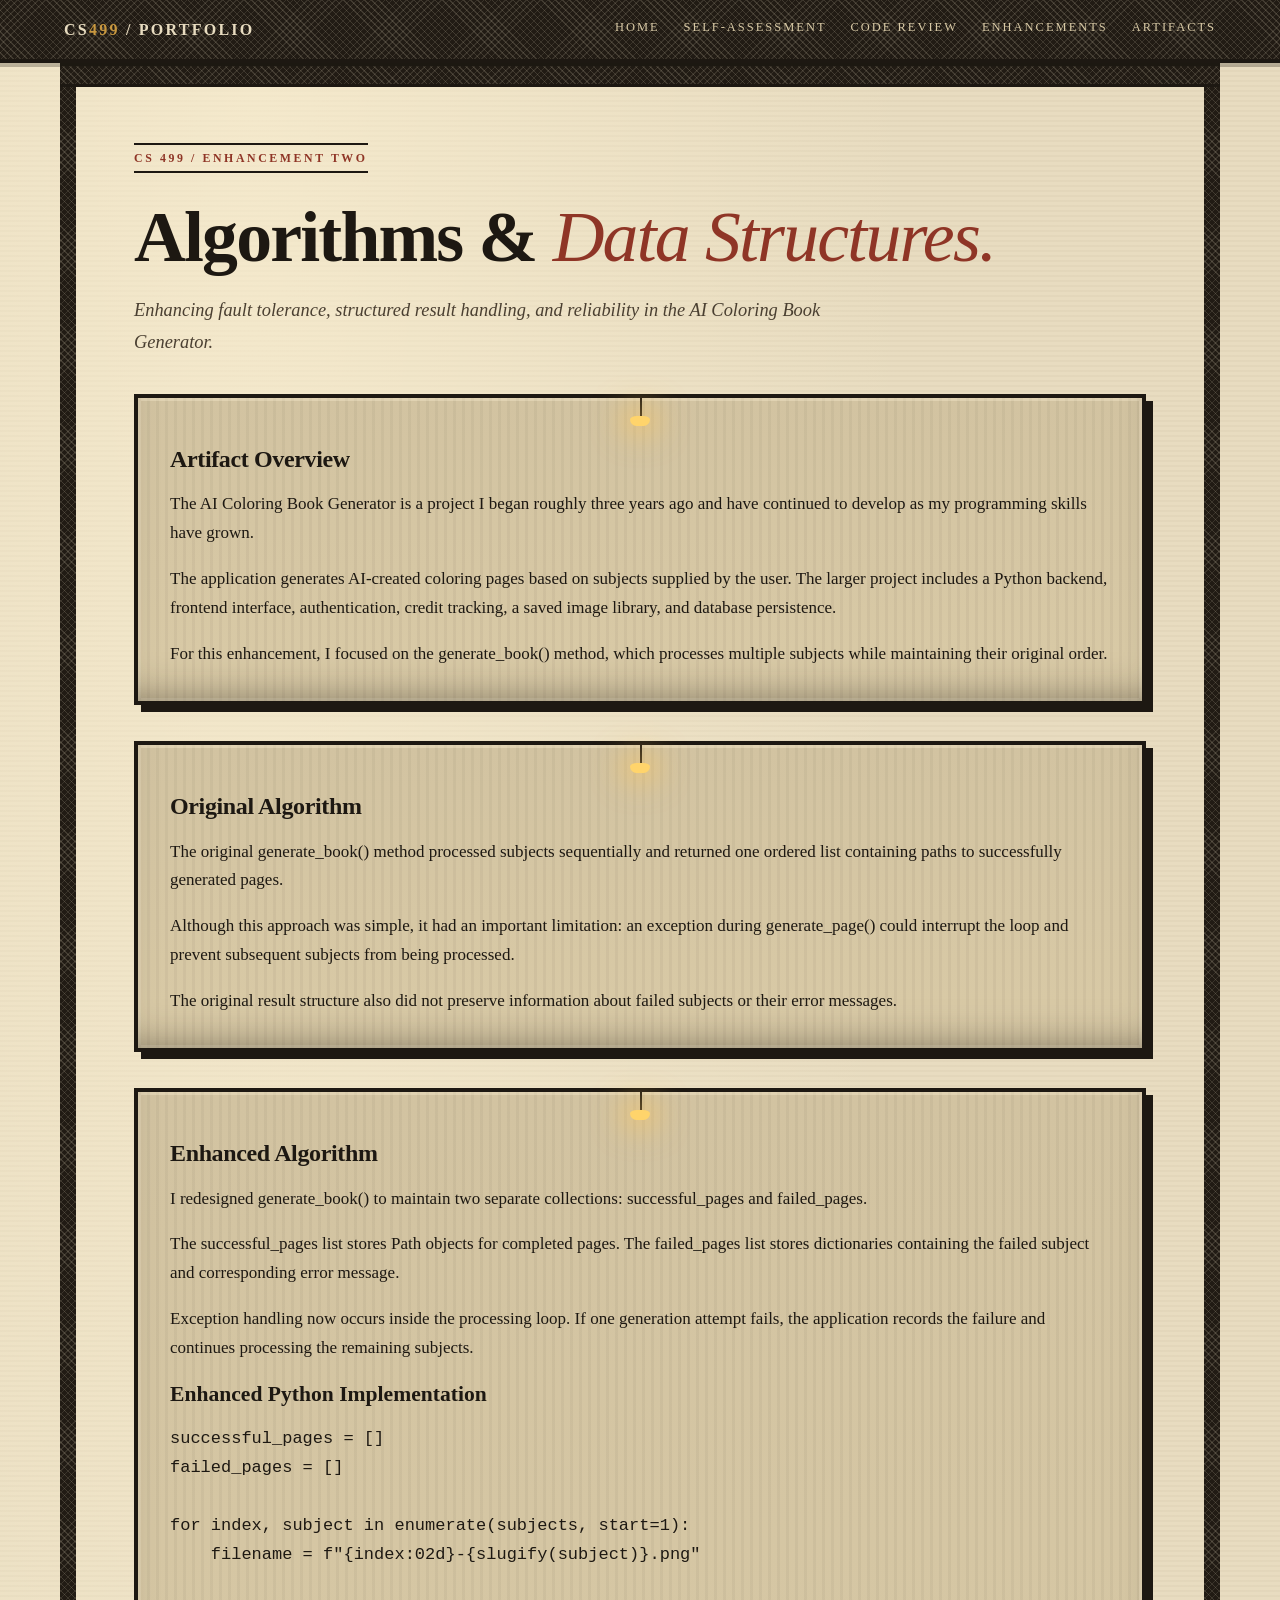
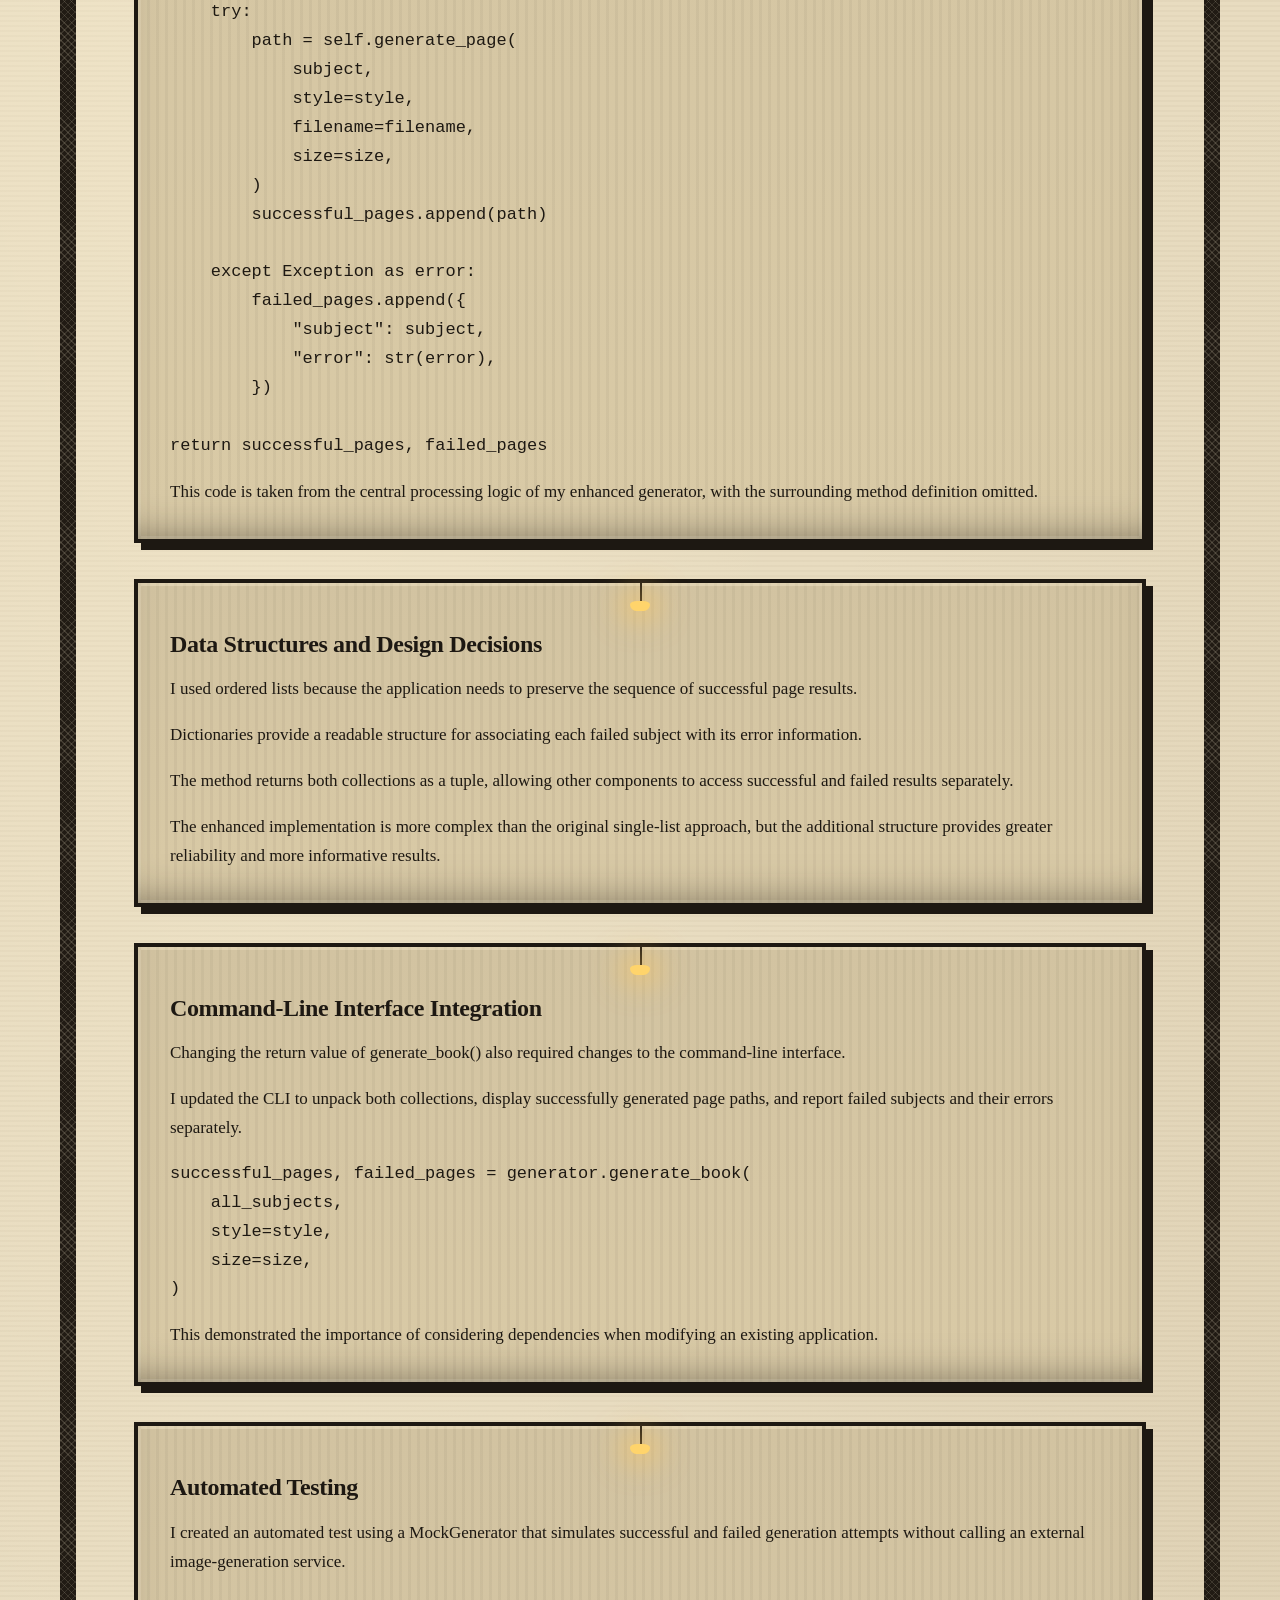
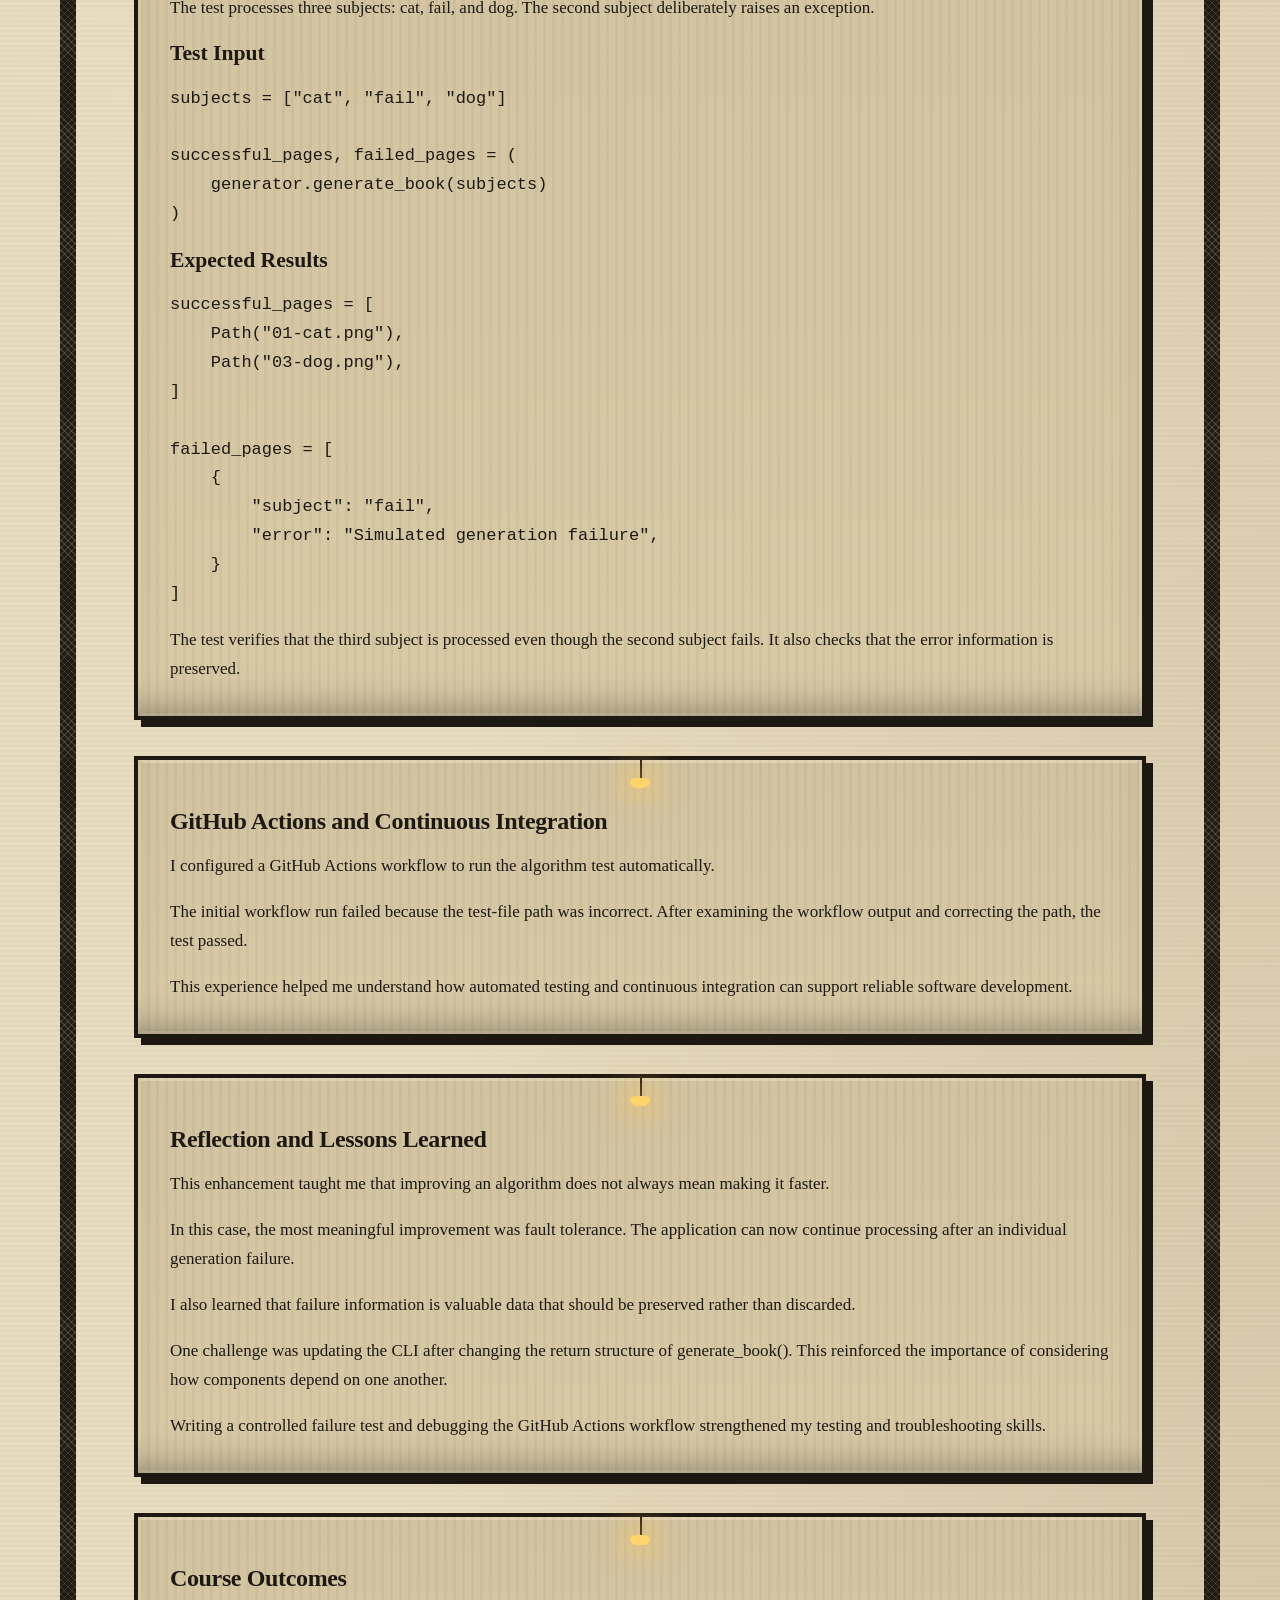
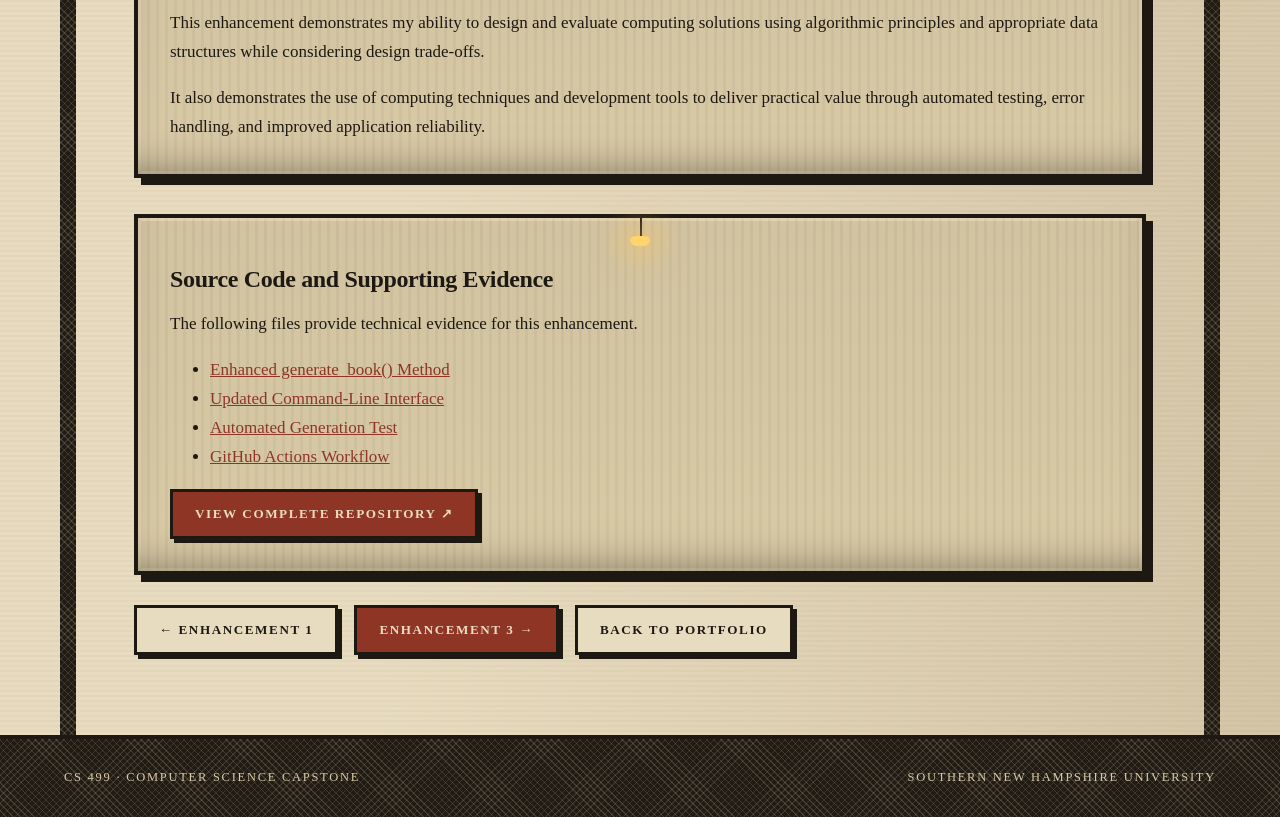
<file: enhancement-2.html>
<!doctype html>
<html lang="en">
<head>
  <meta charset="utf-8">
  <meta name="viewport" content="width=device-width, initial-scale=1">
  <meta name="description"
        content="CS 499 Enhancement Two: Algorithms and Data Structures">
  <title>Enhancement 2 | Algorithms and Data Structures</title>
  <link rel="stylesheet" href="style.css">
</head>

<body>
<a class="skip" href="#main">Skip to content</a>

<header class="site-header">
  <a class="brand" href="index.html">
    CS<span>499</span> / PORTFOLIO
  </a>
  <button class="menu-toggle" type="button"
          aria-expanded="false" aria-controls="nav">
    Menu ☰
  </button>
  <nav id="nav" aria-label="Main navigation">
    <a href="index.html">Home</a>
    <a href="index.html#assessment">Self-Assessment</a>
    <a href="index.html#review">Code Review</a>
    <a href="index.html#enhancements">Enhancements</a>
    <a href="index.html#artifacts">Artifacts</a>
  </nav>
</header>

<main id="main">
  <section class="section">

    <div class="eyebrow">
      CS 499 / ENHANCEMENT TWO
    </div>

    <h1>Algorithms &amp; <em>Data Structures.</em></h1>

    <p class="lead">
      Enhancing fault tolerance, structured result
      handling, and reliability in the AI Coloring
      Book Generator.
    </p>

    <div class="panel">
      <h2>Artifact Overview</h2>
      <p>
        The AI Coloring Book Generator is a project
        I began roughly three years ago and have
        continued to develop as my programming
        skills have grown.
      </p>
      <p>
        The application generates AI-created
        coloring pages based on subjects supplied
        by the user. The larger project includes
        a Python backend, frontend interface,
        authentication, credit tracking, a saved
        image library, and database persistence.
      </p>
      <p>
        For this enhancement, I focused on the
        generate_book() method, which processes
        multiple subjects while maintaining
        their original order.
      </p>
    </div>

    <div class="panel">
      <h2>Original Algorithm</h2>
      <p>
        The original generate_book() method
        processed subjects sequentially and
        returned one ordered list containing
        paths to successfully generated pages.
      </p>
      <p>
        Although this approach was simple,
        it had an important limitation:
        an exception during generate_page()
        could interrupt the loop and prevent
        subsequent subjects from being processed.
      </p>
      <p>
        The original result structure also
        did not preserve information about
        failed subjects or their error messages.
      </p>
    </div>

    <div class="panel">
      <h2>Enhanced Algorithm</h2>
      <p>
        I redesigned generate_book() to maintain
        two separate collections:
        successful_pages and failed_pages.
      </p>
      <p>
        The successful_pages list stores Path
        objects for completed pages. The
        failed_pages list stores dictionaries
        containing the failed subject and
        corresponding error message.
      </p>
      <p>
        Exception handling now occurs inside
        the processing loop. If one generation
        attempt fails, the application records
        the failure and continues processing
        the remaining subjects.
      </p>

      <h3>Enhanced Python Implementation</h3>
      <pre><code>successful_pages = []
failed_pages = []

for index, subject in enumerate(subjects, start=1):
    filename = f"{index:02d}-{slugify(subject)}.png"

    try:
        path = self.generate_page(
            subject,
            style=style,
            filename=filename,
            size=size,
        )
        successful_pages.append(path)

    except Exception as error:
        failed_pages.append({
            "subject": subject,
            "error": str(error),
        })

return successful_pages, failed_pages</code></pre>

      <p>
        This code is taken from the central
        processing logic of my enhanced
        generator, with the surrounding
        method definition omitted.
      </p>
    </div>

    <div class="panel">
      <h2>Data Structures and Design Decisions</h2>
      <p>
        I used ordered lists because the
        application needs to preserve the
        sequence of successful page results.
      </p>
      <p>
        Dictionaries provide a readable
        structure for associating each failed
        subject with its error information.
      </p>
      <p>
        The method returns both collections
        as a tuple, allowing other components
        to access successful and failed
        results separately.
      </p>
      <p>
        The enhanced implementation is more
        complex than the original single-list
        approach, but the additional structure
        provides greater reliability and
        more informative results.
      </p>
    </div>

    <div class="panel">
      <h2>Command-Line Interface Integration</h2>
      <p>
        Changing the return value of
        generate_book() also required
        changes to the command-line interface.
      </p>
      <p>
        I updated the CLI to unpack both
        collections, display successfully
        generated page paths, and report
        failed subjects and their errors
        separately.
      </p>
      <pre><code>successful_pages, failed_pages = generator.generate_book(
    all_subjects,
    style=style,
    size=size,
)</code></pre>
      <p>
        This demonstrated the importance of
        considering dependencies when
        modifying an existing application.
      </p>
    </div>

    <div class="panel">
      <h2>Automated Testing</h2>
      <p>
        I created an automated test using
        a MockGenerator that simulates
        successful and failed generation
        attempts without calling an
        external image-generation service.
      </p>
      <p>
        The test processes three subjects:
        cat, fail, and dog. The second
        subject deliberately raises an
        exception.
      </p>

      <h3>Test Input</h3>
      <pre><code>subjects = ["cat", "fail", "dog"]

successful_pages, failed_pages = (
    generator.generate_book(subjects)
)</code></pre>

      <h3>Expected Results</h3>
      <pre><code>successful_pages = [
    Path("01-cat.png"),
    Path("03-dog.png"),
]

failed_pages = [
    {
        "subject": "fail",
        "error": "Simulated generation failure",
    }
]</code></pre>

      <p>
        The test verifies that the third
        subject is processed even though
        the second subject fails. It also
        checks that the error information
        is preserved.
      </p>
    </div>

    <div class="panel">
      <h2>GitHub Actions and Continuous Integration</h2>
      <p>
        I configured a GitHub Actions
        workflow to run the algorithm
        test automatically.
      </p>
      <p>
        The initial workflow run failed
        because the test-file path was
        incorrect. After examining the
        workflow output and correcting
        the path, the test passed.
      </p>
      <p>
        This experience helped me
        understand how automated testing
        and continuous integration can
        support reliable software
        development.
      </p>
    </div>

    <div class="panel">
      <h2>Reflection and Lessons Learned</h2>
      <p>
        This enhancement taught me that
        improving an algorithm does not
        always mean making it faster.
      </p>
      <p>
        In this case, the most meaningful
        improvement was fault tolerance.
        The application can now continue
        processing after an individual
        generation failure.
      </p>
      <p>
        I also learned that failure
        information is valuable data
        that should be preserved rather
        than discarded.
      </p>
      <p>
        One challenge was updating the
        CLI after changing the return
        structure of generate_book().
        This reinforced the importance
        of considering how components
        depend on one another.
      </p>
      <p>
        Writing a controlled failure
        test and debugging the GitHub
        Actions workflow strengthened
        my testing and troubleshooting
        skills.
      </p>
    </div>

    <div class="panel">
      <h2>Course Outcomes</h2>
      <p>
        This enhancement demonstrates
        my ability to design and evaluate
        computing solutions using
        algorithmic principles and
        appropriate data structures
        while considering design trade-offs.
      </p>
      <p>
        It also demonstrates the use
        of computing techniques and
        development tools to deliver
        practical value through
        automated testing, error
        handling, and improved
        application reliability.
      </p>
    </div>

    <div class="panel">
      <h2>Source Code and Supporting Evidence</h2>
      <p>
        The following files provide
        technical evidence for this
        enhancement.
      </p>

      <ul>
        <li>
          <a href="https://github.com/SieBeFi/AI-COLORING-BOOK-2/blob/main/AI-Coloring-Book-Generator-main/src/generators/base.py"
             target="_blank" rel="noopener noreferrer">
            Enhanced generate_book() Method
          </a>
        </li>
        <li>
          <a href="https://github.com/SieBeFi/AI-COLORING-BOOK-2/blob/main/AI-Coloring-Book-Generator-main/src/cli.py"
             target="_blank" rel="noopener noreferrer">
            Updated Command-Line Interface
          </a>
        </li>
        <li>
          <a href="https://github.com/SieBeFi/AI-COLORING-BOOK-2/blob/main/AI-Coloring-Book-Generator-main/src/tests/test_generate_book.py"
             target="_blank" rel="noopener noreferrer">
            Automated Generation Test
          </a>
        </li>
        <li>
          <a href="https://github.com/SieBeFi/AI-COLORING-BOOK-2/blob/main/AI-Coloring-Book-Generator-main/.github/workflows/main.yml"
             target="_blank" rel="noopener noreferrer">
            GitHub Actions Workflow
          </a>
        </li>
      </ul>

     

      <a class="button primary"
         href="https://github.com/SieBeFi/AI-COLORING-BOOK-2"
         target="_blank" rel="noopener noreferrer">
        View Complete Repository ↗
      </a>
    </div>

    <div class="actions">
      <a class="button secondary"
         href="enhancement-1.html">
        ← Enhancement 1
      </a>
      <a class="button primary"
         href="enhancement-3.html">
        Enhancement 3 →
      </a>
      <a class="button secondary"
         href="index.html#enhancements">
        Back to Portfolio
      </a>
    </div>

  </section>
</main>

<footer>
  <span>CS 499 · Computer Science Capstone</span>
  <span>Southern New Hampshire University</span>
</footer>

<script src="script.js"></script>
</body>
</html>
</file>
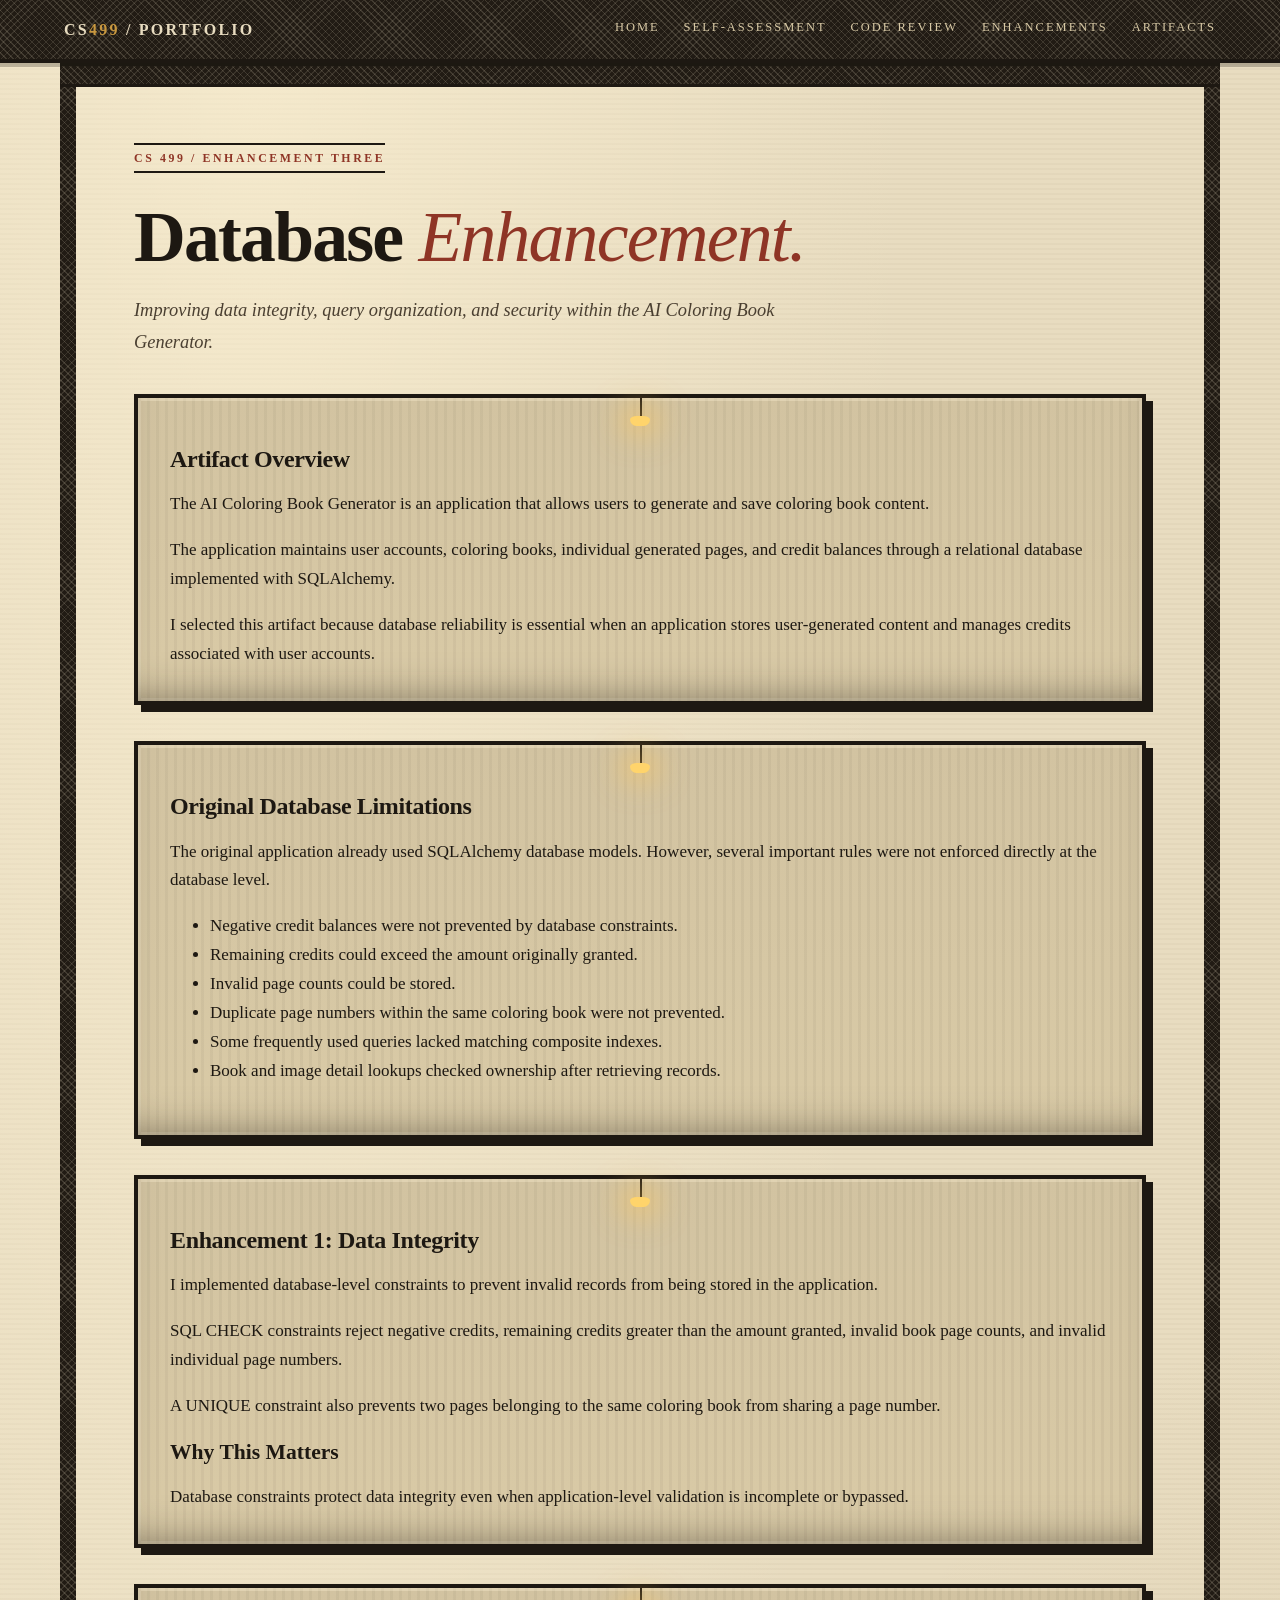
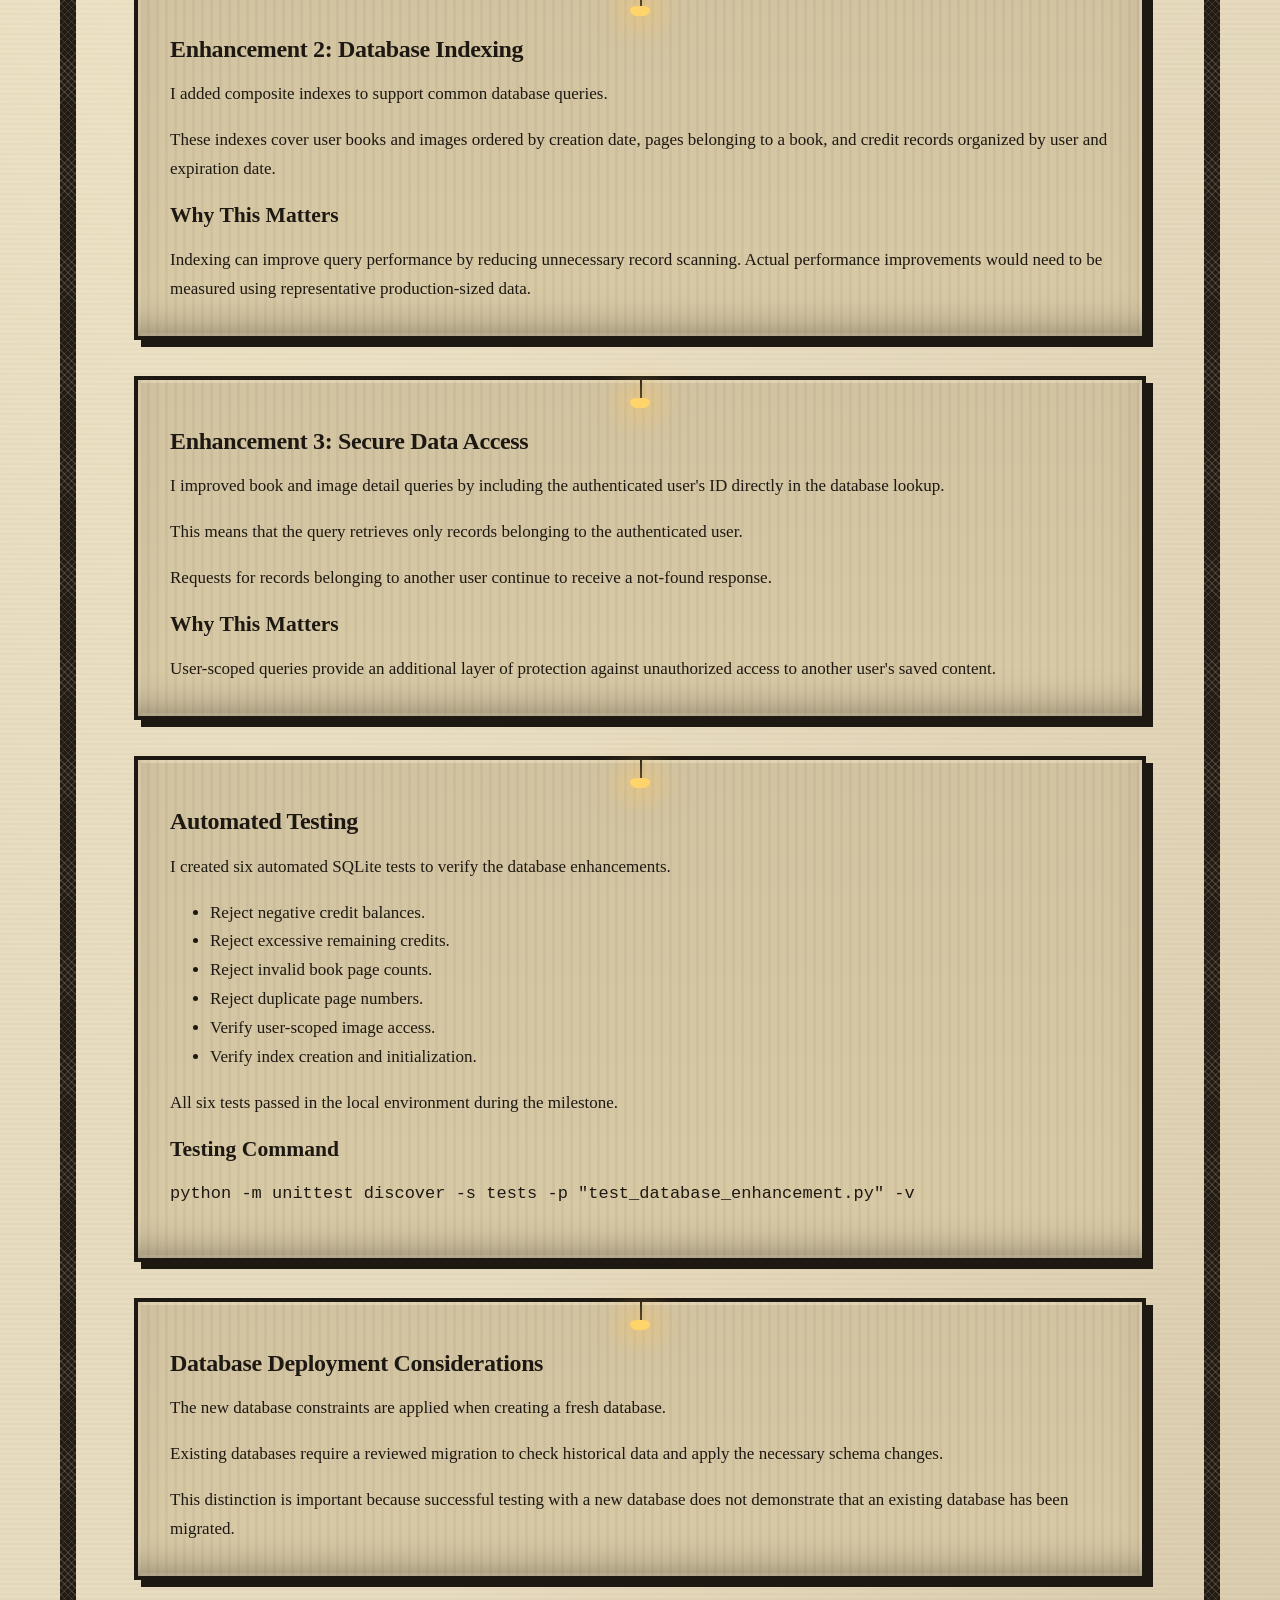
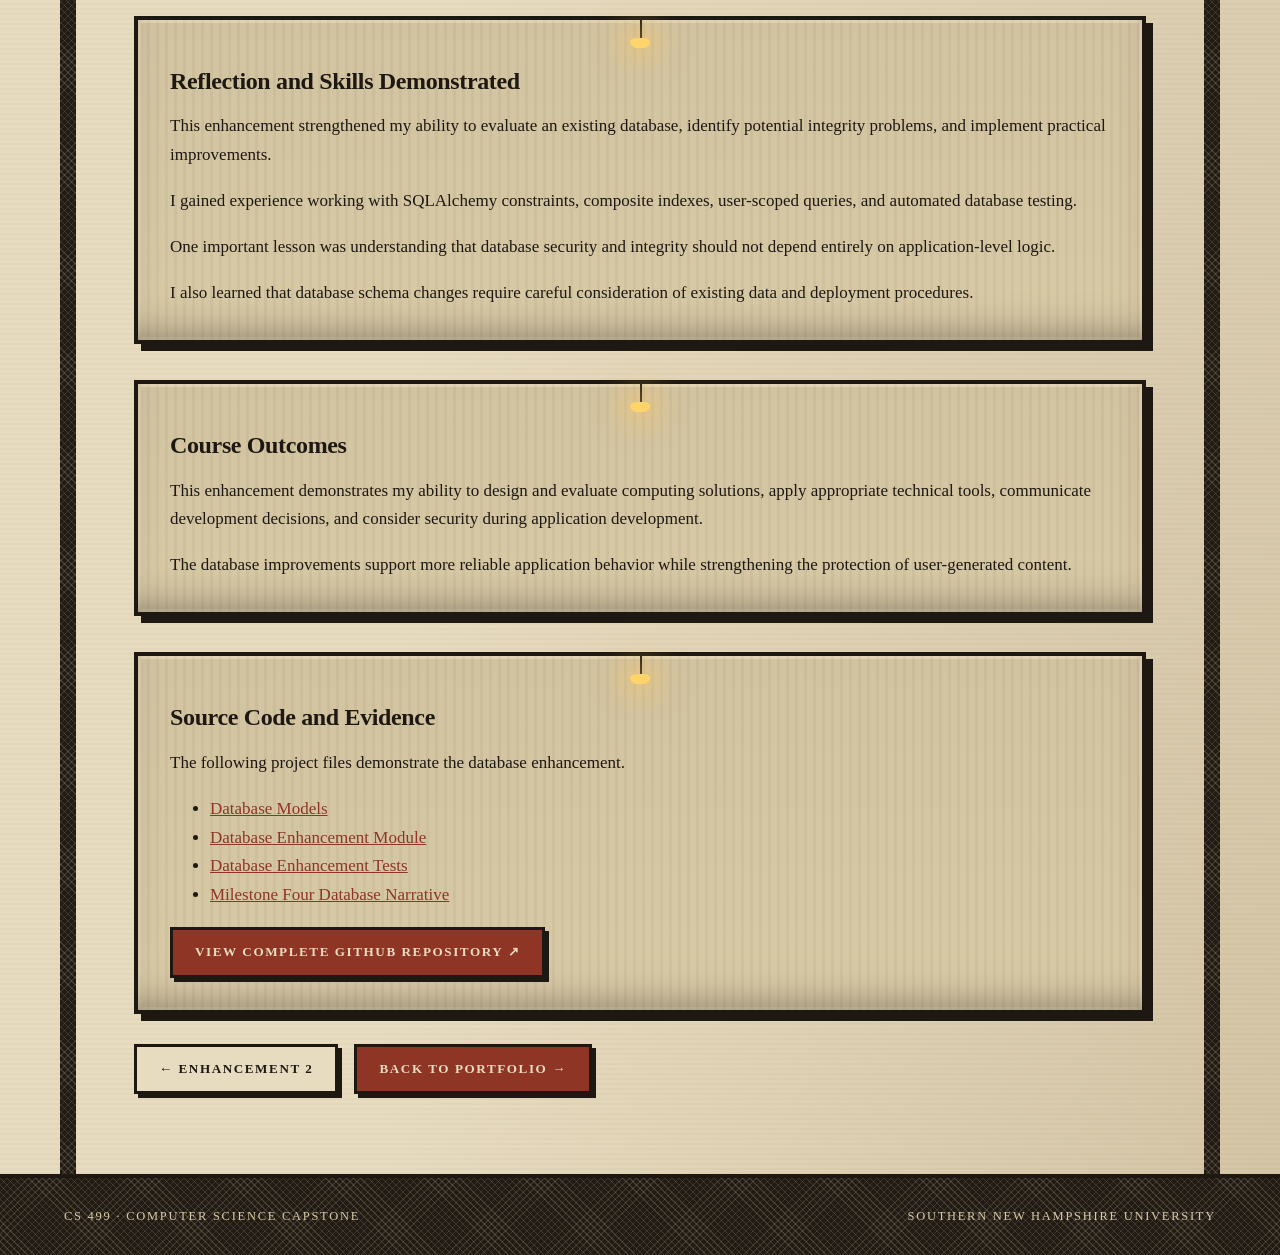
<file: enhancement-3.html>
<!doctype html>
<html lang="en">
<head>
  <meta charset="utf-8">
  <meta name="viewport"
        content="width=device-width, initial-scale=1">

  <meta name="description"
        content="CS 499 Database Enhancement - AI Coloring Book Generator">

  <title>Enhancement 3 | Databases</title>

  <link rel="stylesheet" href="style.css">
</head>

<body>

<a class="skip" href="#main">Skip to content</a>

<header class="site-header">
  <a class="brand" href="index.html">
    CS<span>499</span> / PORTFOLIO
  </a>

  <button class="menu-toggle"
          type="button"
          aria-expanded="false"
          aria-controls="nav">
    Menu ☰
  </button>

  <nav id="nav" aria-label="Main navigation">
    <a href="index.html">Home</a>
    <a href="index.html#assessment">Self-Assessment</a>
    <a href="index.html#review">Code Review</a>
    <a href="index.html#enhancements">Enhancements</a>
    <a href="index.html#artifacts">Artifacts</a>
  </nav>
</header>

<main id="main">

  <section class="section">

    <div class="eyebrow">
      CS 499 / ENHANCEMENT THREE
    </div>

    <h1>Database <em>Enhancement.</em></h1>

    <p class="lead">
      Improving data integrity, query organization,
      and security within the AI Coloring Book
      Generator.
    </p>

    <div class="panel">
      <h2>Artifact Overview</h2>

      <p>
        The AI Coloring Book Generator is an
        application that allows users to generate
        and save coloring book content.
      </p>

      <p>
        The application maintains user accounts,
        coloring books, individual generated pages,
        and credit balances through a relational
        database implemented with SQLAlchemy.
      </p>

      <p>
        I selected this artifact because database
        reliability is essential when an application
        stores user-generated content and manages
        credits associated with user accounts.
      </p>
    </div>

    <div class="panel">
      <h2>Original Database Limitations</h2>

      <p>
        The original application already used
        SQLAlchemy database models. However,
        several important rules were not enforced
        directly at the database level.
      </p>

      <ul>
        <li>
          Negative credit balances were not
          prevented by database constraints.
        </li>

        <li>
          Remaining credits could exceed
          the amount originally granted.
        </li>

        <li>
          Invalid page counts could be stored.
        </li>

        <li>
          Duplicate page numbers within the
          same coloring book were not prevented.
        </li>

        <li>
          Some frequently used queries lacked
          matching composite indexes.
        </li>

        <li>
          Book and image detail lookups checked
          ownership after retrieving records.
        </li>
      </ul>
    </div>

    <div class="panel">
      <h2>Enhancement 1: Data Integrity</h2>

      <p>
        I implemented database-level constraints
        to prevent invalid records from being
        stored in the application.
      </p>

      <p>
        SQL CHECK constraints reject negative
        credits, remaining credits greater than
        the amount granted, invalid book page
        counts, and invalid individual page numbers.
      </p>

      <p>
        A UNIQUE constraint also prevents two
        pages belonging to the same coloring
        book from sharing a page number.
      </p>

      <h3>Why This Matters</h3>

      <p>
        Database constraints protect data
        integrity even when application-level
        validation is incomplete or bypassed.
      </p>
    </div>

    <div class="panel">
      <h2>Enhancement 2: Database Indexing</h2>

      <p>
        I added composite indexes to support
        common database queries.
      </p>

      <p>
        These indexes cover user books and
        images ordered by creation date,
        pages belonging to a book, and
        credit records organized by user
        and expiration date.
      </p>

      <h3>Why This Matters</h3>

      <p>
        Indexing can improve query performance
        by reducing unnecessary record scanning.
        Actual performance improvements would
        need to be measured using representative
        production-sized data.
      </p>
    </div>

    <div class="panel">
      <h2>Enhancement 3: Secure Data Access</h2>

      <p>
        I improved book and image detail queries
        by including the authenticated user's
        ID directly in the database lookup.
      </p>

      <p>
        This means that the query retrieves
        only records belonging to the
        authenticated user.
      </p>

      <p>
        Requests for records belonging to
        another user continue to receive
        a not-found response.
      </p>

      <h3>Why This Matters</h3>

      <p>
        User-scoped queries provide an additional
        layer of protection against unauthorized
        access to another user's saved content.
      </p>
    </div>

    <div class="panel">
      <h2>Automated Testing</h2>

      <p>
        I created six automated SQLite tests
        to verify the database enhancements.
      </p>

      <ul>
        <li>Reject negative credit balances.</li>
        <li>Reject excessive remaining credits.</li>
        <li>Reject invalid book page counts.</li>
        <li>Reject duplicate page numbers.</li>
        <li>Verify user-scoped image access.</li>
        <li>Verify index creation and initialization.</li>
      </ul>

      <p>
        All six tests passed in the local
        environment during the milestone.
      </p>

      <h3>Testing Command</h3>

      <pre><code>python -m unittest discover -s tests -p "test_database_enhancement.py" -v</code></pre>
    </div>

    <div class="panel">
      <h2>Database Deployment Considerations</h2>

      <p>
        The new database constraints are applied
        when creating a fresh database.
      </p>

      <p>
        Existing databases require a reviewed
        migration to check historical data
        and apply the necessary schema changes.
      </p>

      <p>
        This distinction is important because
        successful testing with a new database
        does not demonstrate that an existing
        database has been migrated.
      </p>
    </div>

    <div class="panel">
      <h2>Reflection and Skills Demonstrated</h2>

      <p>
        This enhancement strengthened my ability
        to evaluate an existing database,
        identify potential integrity problems,
        and implement practical improvements.
      </p>

      <p>
        I gained experience working with
        SQLAlchemy constraints, composite
        indexes, user-scoped queries, and
        automated database testing.
      </p>

      <p>
        One important lesson was understanding
        that database security and integrity
        should not depend entirely on
        application-level logic.
      </p>

      <p>
        I also learned that database schema
        changes require careful consideration
        of existing data and deployment
        procedures.
      </p>
    </div>

    <div class="panel">
      <h2>Course Outcomes</h2>

      <p>
        This enhancement demonstrates my ability
        to design and evaluate computing solutions,
        apply appropriate technical tools,
        communicate development decisions,
        and consider security during
        application development.
      </p>

      <p>
        The database improvements support
        more reliable application behavior
        while strengthening the protection
        of user-generated content.
      </p>
    </div>

    <div class="panel">
      <h2>Source Code and Evidence</h2>

      <p>
        The following project files demonstrate
        the database enhancement.
      </p>

      <ul>
        <li>
          <a href="https://github.com/SieBeFi/AI-COLORING-BOOK-2/blob/main/AI-Coloring-Book-Generator-main/backend/app/models.py"
             target="_blank" rel="noopener noreferrer">
            Database Models
          </a>
        </li>

        <li>
          <a href="https://github.com/SieBeFi/AI-COLORING-BOOK-2/blob/main/AI-Coloring-Book-Generator-main/backend/app/database_enhancement.py"
             target="_blank" rel="noopener noreferrer">
            Database Enhancement Module
          </a>
        </li>

        <li>
          <a href="https://github.com/SieBeFi/AI-COLORING-BOOK-2/blob/main/AI-Coloring-Book-Generator-main/tests/test_database_enhancement.py"
             target="_blank" rel="noopener noreferrer">
            Database Enhancement Tests
          </a>
        </li>

        <li>
          <a href="https://github.com/SieBeFi/AI-COLORING-BOOK-2/blob/main/AI-Coloring-Book-Generator-main/MILESTONE_FOUR_DATABASE_NARRATIVE.md"
             target="_blank" rel="noopener noreferrer">
            Milestone Four Database Narrative
          </a>
        </li>
      </ul>

      <a class="button primary"
         href="https://github.com/SieBeFi/AI-COLORING-BOOK-2"
         target="_blank"
         rel="noopener noreferrer">
        View Complete GitHub Repository ↗
      </a>
    </div>

    <div class="actions">
      <a class="button secondary"
         href="enhancement-2.html">
        ← Enhancement 2
      </a>

      <a class="button primary"
         href="index.html#enhancements">
        Back to Portfolio →
      </a>
    </div>

  </section>

</main>

<footer>
  <span>CS 499 · Computer Science Capstone</span>
  <span>Southern New Hampshire University</span>
</footer>

<script src="script.js"></script>

</body>
</html>
</file>
<file: style.css>
/* CS 499 ePortfolio — vintage cutaway-illustration style
   Aged paper, dark hatched floor slabs, lamp-lit rooms. */
:root{
  --paper:#e8dcc0;
  --paper-deep:#d9caa6;
  --wall:#d2c3a1;
  --ink:#1d1812;
  --ink-soft:#4a3f31;
  --brick:#8f3526;
  --brick-light:#b9553f;
  --ochre:#c9983f;
  --teal:#3f6b66;
  --blue:#5b7690;
  --lamp:rgba(255,200,90,.5);
  --slab:
    repeating-linear-gradient(45deg,transparent 0 4px,rgba(232,220,192,.16) 4px 5px),
    repeating-linear-gradient(-45deg,transparent 0 4px,rgba(232,220,192,.12) 4px 5px),
    #211b14;
  --serif:Georgia,"Iowan Old Style","Palatino Linotype",Palatino,"Times New Roman",serif;
}
*{box-sizing:border-box}
html{scroll-behavior:smooth}
body{
  margin:0;color:var(--ink);font:17px/1.7 var(--serif);
  background:
    radial-gradient(ellipse at 20% 0%,rgba(255,244,214,.55),transparent 45%),
    radial-gradient(ellipse at 100% 100%,rgba(120,90,50,.18),transparent 50%),
    repeating-linear-gradient(0deg,rgba(90,70,40,.035) 0 2px,transparent 2px 5px),
    var(--paper);
}
a{color:var(--brick)}
a:hover,a:focus{color:var(--ink)}
:focus-visible{outline:3px solid var(--brick);outline-offset:3px}
.skip{position:absolute;left:-9999px}
.skip:focus{left:1rem;top:1rem;z-index:10;background:var(--paper);padding:8px 14px;border:3px solid var(--ink)}

/* ---------- header: top slab ---------- */
.site-header{
  position:sticky;top:0;z-index:5;display:flex;align-items:center;justify-content:space-between;
  padding:16px max(5%,calc((100vw - 1160px)/2));
  background:var(--slab);border-bottom:4px solid var(--ink);
  box-shadow:0 4px 0 rgba(29,24,18,.25);
}
.brand{font-weight:700;letter-spacing:.14em;color:var(--paper);text-decoration:none;font-size:1rem}
.brand span{color:var(--ochre)}
nav{display:flex;gap:24px}
nav a{
  font-size:.78rem;letter-spacing:.16em;text-transform:uppercase;color:var(--paper-deep);text-decoration:none;
  border-bottom:2px solid transparent;padding-bottom:2px;
}
nav a:hover,nav a:focus{color:#fff;border-bottom-color:var(--ochre)}
.menu-toggle{
  display:none;background:transparent;border:2px solid var(--paper-deep);border-radius:2px;
  color:var(--paper);padding:7px 12px;font:inherit;font-size:.85rem;letter-spacing:.1em;cursor:pointer;
}

/* ---------- building frame: side walls ---------- */
main{max-width:1160px;margin:0 auto;position:relative}
main::before,main::after{
  content:"";position:absolute;top:0;bottom:0;width:16px;background:var(--slab);z-index:0;
}
main::before{left:0}
main::after{right:0}
.hero,.section{
  position:relative;z-index:1;
  padding:70px calc(5% + 16px) 80px;
}
.hero{padding-top:70px}

/* floor slab on top of every section */
.section::before,.hero::after{
  content:"";position:absolute;left:0;right:0;height:18px;background:var(--slab);
  border-top:3px solid var(--ink);border-bottom:3px solid var(--ink);
}
.section::before{top:0}
.hero::after{bottom:0}
.section{scroll-margin-top:60px;padding-top:80px}

/* ---------- type ---------- */
.eyebrow{
  font-size:.74rem;font-weight:700;letter-spacing:.22em;text-transform:uppercase;color:var(--brick);
  display:inline-block;border-top:2px solid var(--ink);border-bottom:2px solid var(--ink);padding:3px 0;
}
h1{
  font-size:clamp(2.5rem,5.6vw,4.9rem);line-height:1.06;letter-spacing:-.025em;margin:26px 0 20px;font-weight:700;
}
h1 em{font-style:italic;font-weight:400;color:var(--brick)}
h2{font-size:clamp(1.9rem,3.8vw,3rem);line-height:1.15;letter-spacing:-.015em;margin:18px 0 8px}
h3{font-size:1.35rem;line-height:1.3;margin:0 0 10px}
.hero-text>p,.lead{color:var(--ink-soft);font-size:1.15rem;max-width:700px;font-style:italic}

/* ---------- hero ---------- */
.hero{display:grid;grid-template-columns:1.25fr 1fr;gap:56px;align-items:center}
.actions{display:flex;gap:16px;flex-wrap:wrap;margin-top:30px}
.button{
  display:inline-block;padding:11px 22px;font-weight:700;font-size:.82rem;letter-spacing:.12em;text-transform:uppercase;
  text-decoration:none;border:3px solid var(--ink);box-shadow:4px 4px 0 var(--ink);
  transition:transform .12s,box-shadow .12s;
}
.button:hover,.button:focus{transform:translate(2px,2px);box-shadow:2px 2px 0 var(--ink)}
.primary{background:var(--brick);color:var(--paper)}
.primary:hover,.primary:focus{color:#fff}
.secondary{background:var(--paper);color:var(--ink)}
.metrics{display:flex;gap:44px;margin-top:52px;flex-wrap:wrap}
.metrics div{display:flex;flex-direction:column;border-left:4px solid var(--ink);padding-left:14px}
.metrics strong{font-size:2.2rem;line-height:1;color:var(--brick)}
.metrics span{font-size:.72rem;letter-spacing:.14em;text-transform:uppercase;color:var(--ink-soft);margin-top:6px}

/* cutaway building illustration (decorative) */
.facade{
  display:grid;grid-template-columns:repeat(3,1fr);gap:8px;padding:10px;
  background:var(--slab);border:4px solid var(--ink);box-shadow:8px 8px 0 rgba(29,24,18,.3);
}
.room{
  display:block;height:76px;position:relative;border:3px solid var(--ink);overflow:hidden;
  box-shadow:inset 0 -10px 0 rgba(29,24,18,.55),inset 0 14px 18px -8px rgba(29,24,18,.45);
}
.room::before{content:"";position:absolute;top:0;left:50%;width:2px;height:20px;background:var(--ink)}
.room::after{
  content:"";position:absolute;top:18px;left:calc(50% - 8px);width:16px;height:9px;
  background:#ffd46b;border-radius:50% 50% 8px 8px;box-shadow:0 0 20px 8px var(--lamp);
}
.room.a{background:repeating-linear-gradient(90deg,#a84935 0 6px,#8f3a2a 6px 12px)}
.room.b{background:repeating-linear-gradient(90deg,#c9a45a 0 6px,#b38c46 6px 12px)}
.room.c{background:repeating-linear-gradient(90deg,#5c8079 0 6px,#4a6b65 6px 12px)}
.room.d{background:repeating-linear-gradient(90deg,#6b3a2c 0 4px,#4c2920 4px 6px,#7d4a38 6px 12px)}
.room.e{background:radial-gradient(circle at 62% 66%,#7a6646 0 17px,transparent 18px),#241e17}
.room.e::after{display:none}
.room.e::before{display:none}
.room.wide{grid-column:span 2}

/* ---------- panels & cards: lamp-lit rooms ---------- */
.panel,.card{
  position:relative;margin-top:36px;padding:48px 32px 32px;
  background:
    repeating-linear-gradient(90deg,rgba(29,24,18,.045) 0 3px,transparent 3px 9px),
    linear-gradient(var(--wall),var(--paper-deep));
  border:4px solid var(--ink);
  box-shadow:inset 0 -26px 40px -26px rgba(29,24,18,.5),inset 0 0 0 3px rgba(255,244,214,.3),7px 7px 0 var(--ink);
}
/* hanging lamp */
.panel::before,.card::before{
  content:"";position:absolute;top:0;left:50%;width:2px;height:20px;background:var(--ink);
}
.panel::after,.card::after{
  content:"";position:absolute;top:18px;left:calc(50% - 10px);width:20px;height:10px;
  background:#ffd46b;border-radius:50% 50% 9px 9px;box-shadow:0 0 28px 10px var(--lamp);
}
.panel h2{font-size:1.5rem;margin-top:26px}
.panel h2:first-of-type{margin-top:0}
.placeholder{color:var(--ink-soft);font-style:italic}
.panel p:last-child{margin-bottom:0}
.video{text-align:center;padding:56px 30px 40px}
.play{
  display:grid;place-items:center;margin:0 auto 16px;width:72px;height:72px;border-radius:50%;
  background:var(--brick);color:var(--paper);border:4px solid var(--ink);box-shadow:4px 4px 0 var(--ink);font-size:1.5rem;
}

.cards{display:grid;grid-template-columns:repeat(3,1fr);gap:26px;margin-top:10px}
.card{display:flex;flex-direction:column;margin-top:26px}
.cards .card:nth-child(1){background:repeating-linear-gradient(90deg,rgba(29,24,18,.07) 0 3px,transparent 3px 9px),linear-gradient(#d4b36f,#bb9650)}
.cards .card:nth-child(2){background:repeating-linear-gradient(90deg,rgba(29,24,18,.08) 0 3px,transparent 3px 9px),linear-gradient(#93ada3,#6d8c84)}
.cards .card:nth-child(3){background:repeating-linear-gradient(90deg,rgba(29,24,18,.08) 0 3px,transparent 3px 9px),linear-gradient(#c58468,#a35f48)}
.card p{flex:1;color:#2a2219}
.card a{font-weight:700;color:var(--ink);text-decoration:none;border-bottom:3px solid var(--ink);align-self:flex-start;letter-spacing:.04em}
.card a:hover,.card a:focus{color:#fff;border-bottom-color:#fff}
.number{font-size:2.6rem;font-weight:700;line-height:1;color:var(--ink)}

/* ---------- footer: ground slab ---------- */
footer{
  display:flex;justify-content:space-between;gap:16px;flex-wrap:wrap;
  padding:28px max(5%,calc((100vw - 1160px)/2));
  background:var(--slab);border-top:4px solid var(--ink);
  color:var(--paper-deep);font-size:.78rem;letter-spacing:.14em;text-transform:uppercase;
}

/* ---------- simple (sub-page) header nav ---------- */
nav.simple{display:flex}

/* ---------- responsive ---------- */
@media(max-width:860px){
  .hero{grid-template-columns:1fr;gap:44px}
  .facade{max-width:460px}
}
@media(max-width:760px){
  .menu-toggle{display:block}
  nav:not(.simple){
    display:none;position:absolute;top:100%;left:0;right:0;padding:20px 5%;
    background:var(--slab);flex-direction:column;border-bottom:4px solid var(--ink);
  }
  nav.open{display:flex}
  .hero,.section{padding-left:calc(6% + 16px);padding-right:calc(6% + 16px)}
  .cards{grid-template-columns:1fr}
  .metrics{gap:26px}
  main::before,main::after{width:10px}
  .hero,.section{padding-left:calc(5% + 12px);padding-right:calc(5% + 12px)}
}
@media(prefers-reduced-motion:reduce){
  html{scroll-behavior:auto}
  .button{transition:none}
}
</file>
